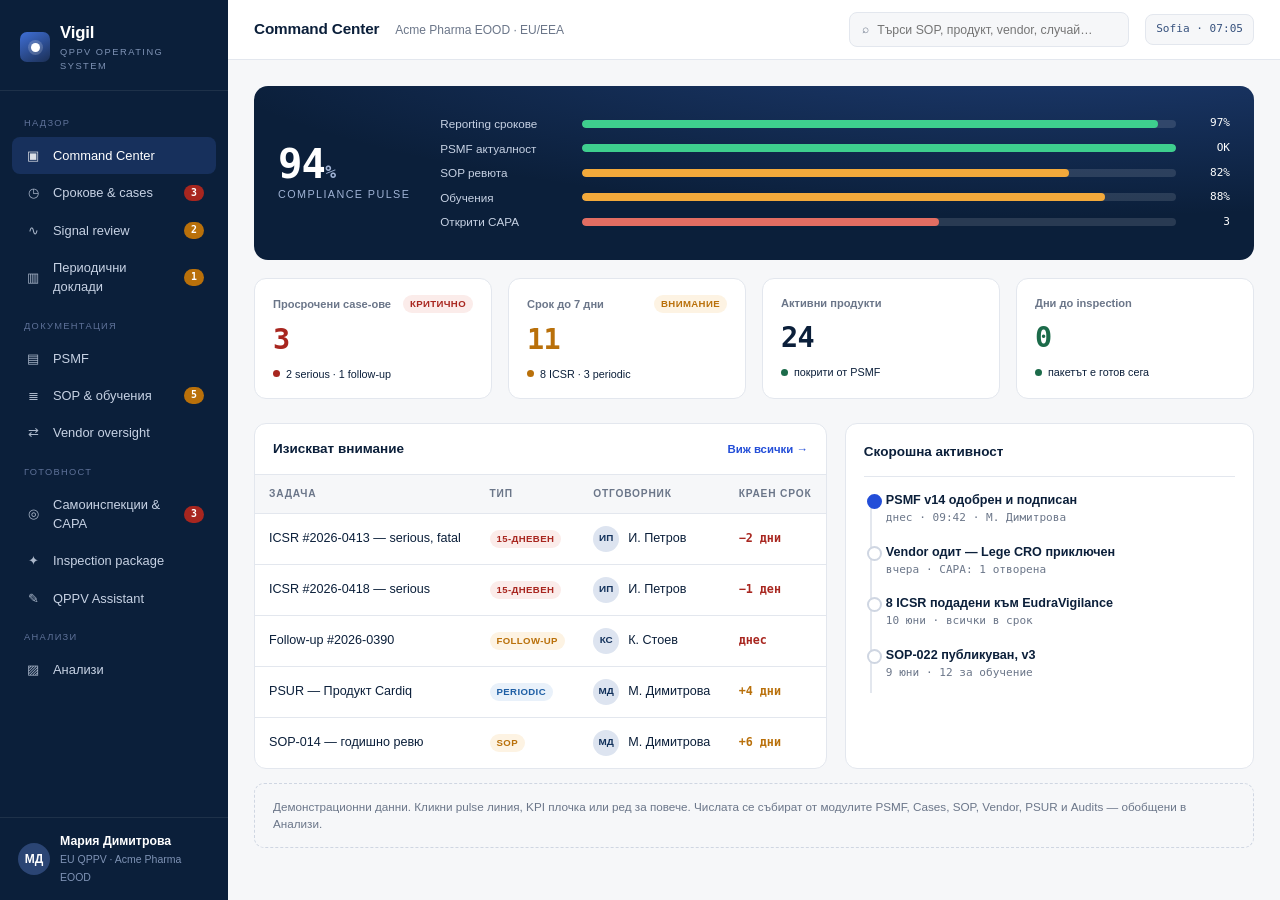
<file: index.html>
<!DOCTYPE html>
<html lang="bg">
<head>
<meta charset="UTF-8">
<meta name="viewport" content="width=device-width, initial-scale=1.0">
<title>Vigil · Command Center</title>
<link rel="stylesheet" href="assets/css/app.css">
</head>
<body>
<script src="assets/data/demo-data.js"></script>
<script src="assets/js/ui.js"></script>
<script src="assets/js/app.js"></script>
<script>
(function(){
  var c = Vigil.mount("index");
  var D = Vigil.data, H = Vigil.helpers;

  var pulseBars = D.pulse.lines.map(function(l,i){
    return '<div class="barline" data-i="'+i+'" style="cursor:pointer"><span class="t">'+l.t+'</span>'+
      '<span class="track"><i class="seg-'+l.seg+'" style="width:'+l.w+'%"></i></span>'+
      '<span class="v">'+l.v+'</span></div>';
  }).join("");

  var kpiTargets=["#","cases.html","psmf.html","inspection.html"];
  var kpis = D.kpis.map(function(k,i){
    var tag = k.tag ? '<span class="tag-mini '+k.tag.cls+'">'+k.tag.txt+'</span>' : '';
    return '<a class="kpi" href="'+kpiTargets[i]+'" style="cursor:pointer;display:block"><div class="k-top"><span class="k-lbl">'+k.lbl+'</span>'+tag+'</div>'+
      '<div class="k-num" style="color:'+(k.color||'')+'">'+k.num+'</div>'+
      '<div class="k-foot"><span class="dot '+k.dot+'"></span>'+k.foot+'</div></a>';
  }).join("");

  var attn = D.attention.map(function(r,i){
    return '<tr class="clickable" data-i="'+i+'"><td>'+r.task+'</td><td>'+H.tag(r.type)+'</td>'+
      '<td>'+H.whoCell(r.who,r.whoName)+'</td><td>'+H.due(r.due)+'</td></tr>';
  }).join("");

  var act = D.activity.map(function(a){
    return '<div class="ti'+(a.act?' act':'')+'"><div class="tt">'+a.tt+'</div><div class="td">'+a.td+'</div></div>';
  }).join("");

  c.innerHTML =
    '<div class="pulse"><div class="inner">'+
      '<div class="score"><div class="n">'+D.pulse.score+'<span style="font-size:1.2rem;color:#9fb2d4">%</span></div>'+
      '<div class="lbl">Compliance pulse</div></div>'+
      '<div class="bars">'+pulseBars+'</div>'+
    '</div></div>'+
    '<div class="kpis">'+kpis+'</div>'+
    '<div class="grid-2" style="margin-top:24px">'+
      '<div class="card"><div class="card-h"><h3>Изискват внимание</h3><div class="spacer"></div>'+
        '<a class="link" href="cases.html">Виж всички →</a></div>'+
        '<table class="tbl"><thead><tr><th>Задача</th><th>Тип</th><th>Отговорник</th><th>Краен срок</th></tr></thead>'+
        '<tbody id="attnbody">'+attn+'</tbody></table></div>'+
      '<div class="card pad"><div class="card-h" style="padding:0 0 14px;border-bottom:1px solid var(--line)">'+
        '<h3>Скорошна активност</h3></div>'+
        '<div class="timeline" style="margin-top:14px">'+act+'</div></div>'+
    '</div>'+
    '<div class="empty-note">Демонстрационни данни. Кликни pulse линия, KPI плочка или ред за повече. Числата се събират от модулите PSMF, Cases, SOP, Vendor, PSUR и Audits — обобщени в Анализи.</div>';

  document.querySelectorAll(".pulse .barline").forEach(function(b){
    b.addEventListener("click",function(){
      var l=D.pulse.lines[+b.dataset.i];
      UI.toast(l.t, "Текущо състояние: "+l.v, l.seg==="green"?"ok":(l.seg==="red"?"warn":"info"));
    });
  });
  document.querySelectorAll("#attnbody tr.clickable").forEach(function(tr){
    tr.addEventListener("click",function(){
      var r=D.attention[+tr.dataset.i];
      UI.modal({ title:"Задача", body:
        '<p style="font-size:.9rem;margin-bottom:12px"><b>'+r.task+'</b></p>'+
        '<div class="field"><label>Тип</label><div>'+H.tag(r.type)+'</div></div>'+
        '<div class="field"><label>Отговорник</label>'+H.whoCell(r.who,r.whoName)+'</div>'+
        '<div class="field"><label>Краен срок</label><div>'+H.due(r.due)+'</div></div>',
        actions:[{label:"Затвори"},{label:"Отвори в cases",kind:"primary",onClick:function(close){close();location.href="cases.html";}}]
      });
    });
  });
})();
</script>
</body>
</html>
</file>
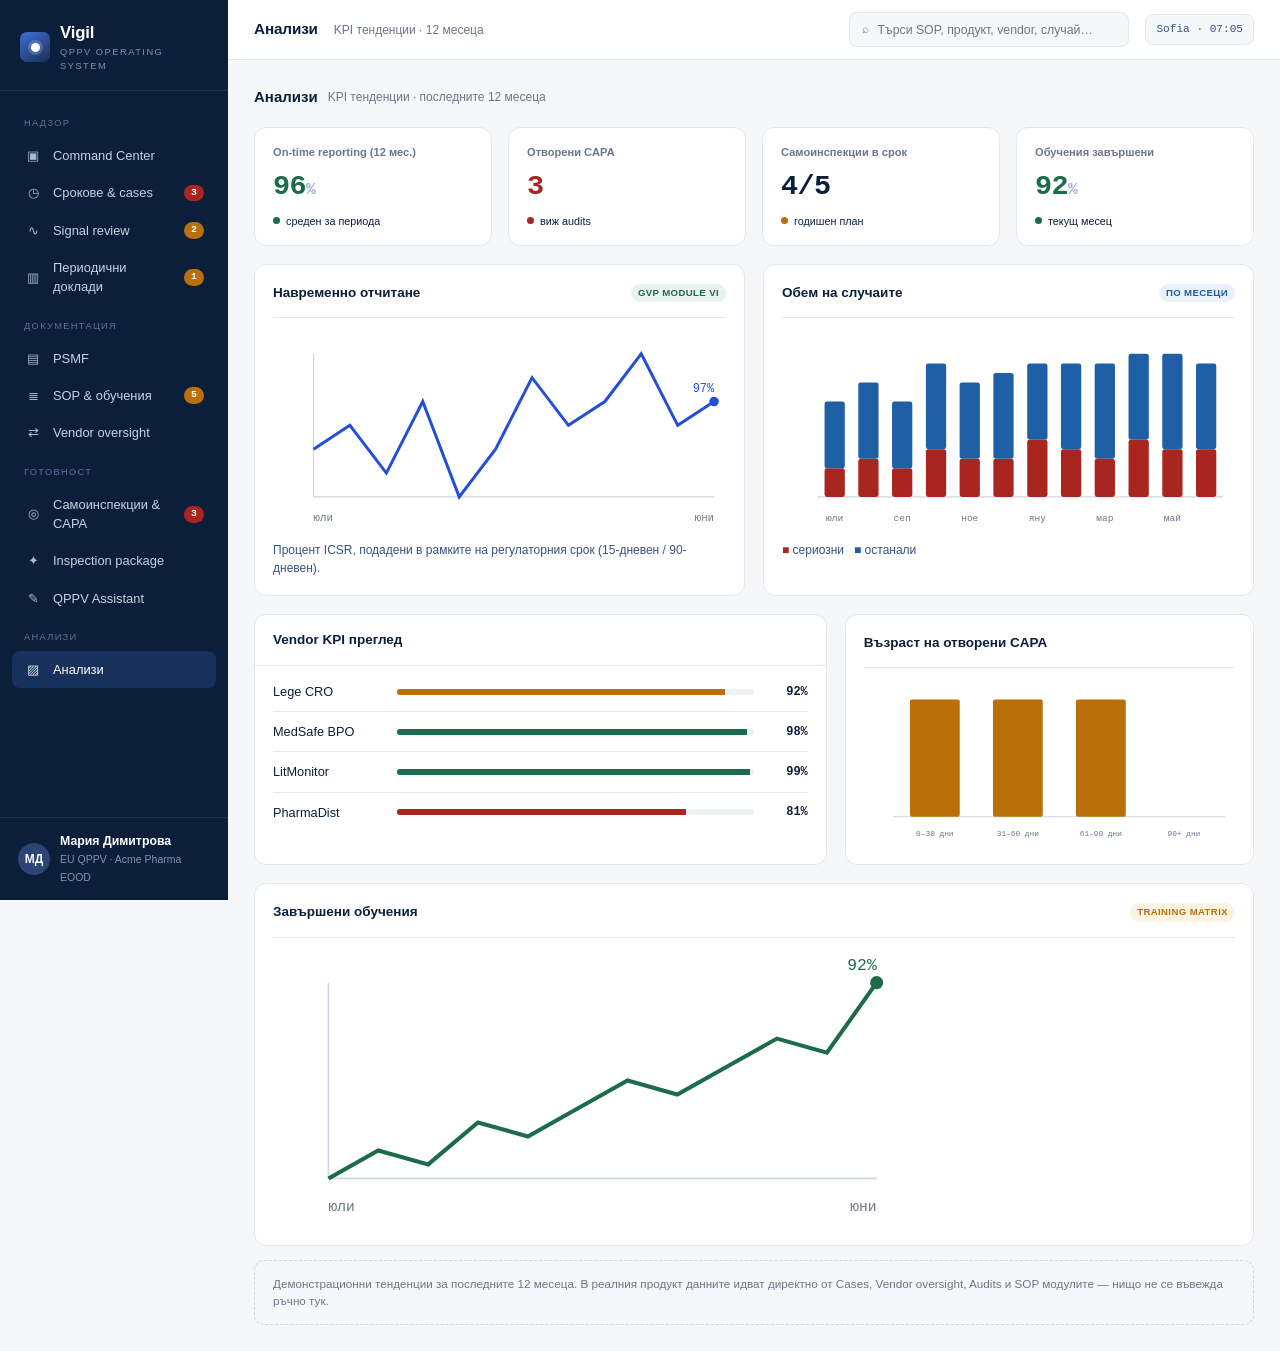
<file: analytics.html>
<!DOCTYPE html>
<html lang="bg">
<head>
<meta charset="UTF-8">
<meta name="viewport" content="width=device-width, initial-scale=1.0">
<title>Vigil · Анализи</title>
<link rel="stylesheet" href="assets/css/app.css">
</head>
<body>
<script src="assets/data/demo-data.js"></script>
<script src="assets/js/ui.js"></script>
<script src="assets/js/app.js"></script>
<script>
(function(){
  var c = Vigil.mount("analytics");
  var D = Vigil.data, A = D.analytics;

  var avgTimeliness = Math.round(A.timeliness.reduce(function(s,v){return s+v;},0)/A.timeliness.length);
  var openCapa = D.capaRegister.filter(function(x){ return x.status.cls!=="t-green"; }).length;
  var onTrackInsp = D.selfInspections.filter(function(x){ return x.next.cls!=="over"; }).length;
  var lastTraining = A.trainingCompletion[A.trainingCompletion.length-1];

  var kpis =
    '<div class="kpis">'+
      '<div class="kpi"><div class="k-top"><span class="k-lbl">On-time reporting (12 мес.)</span></div>'+
        '<div class="k-num" style="color:var(--green)">'+avgTimeliness+'<span style="font-size:1.1rem;color:#9fb2d4">%</span></div>'+
        '<div class="k-foot"><span class="dot g"></span>среден за периода</div></div>'+
      '<div class="kpi"><div class="k-top"><span class="k-lbl">Отворени CAPA</span></div>'+
        '<div class="k-num" style="color:var(--red)">'+openCapa+'</div>'+
        '<div class="k-foot"><span class="dot r"></span>виж audits</div></div>'+
      '<div class="kpi"><div class="k-top"><span class="k-lbl">Самоинспекции в срок</span></div>'+
        '<div class="k-num">'+onTrackInsp+'/'+D.selfInspections.length+'</div>'+
        '<div class="k-foot"><span class="dot '+(onTrackInsp===D.selfInspections.length?'g':'a')+'"></span>годишен план</div></div>'+
      '<div class="kpi"><div class="k-top"><span class="k-lbl">Обучения завършени</span></div>'+
        '<div class="k-num" style="color:var(--green)">'+lastTraining+'<span style="font-size:1.1rem;color:#9fb2d4">%</span></div>'+
        '<div class="k-foot"><span class="dot g"></span>текущ месец</div></div>'+
    '</div>';

  var timelinessChart = UI.sparkline({
    values: A.timeliness, color: "#234ed8", suffix: "%",
    labelLeft: A.months[0], labelRight: A.months[A.months.length-1],
    aria: "Тенденция на навременно отчитане"
  });

  var caseVolumeChart = UI.barsChart({
    categories: A.months,
    series: [
      { name: "сериозни", color: "#a8261f", values: A.caseVolume.serious },
      { name: "останали",  color: "#1f5fa5", values: A.caseVolume.nonSerious }
    ],
    aria: "Обем на случаите по месеци"
  });

  var capaAgingChart = UI.barsChart({
    categories: A.capaAging.map(function(b){ return b.label; }),
    series: [{ name: "CAPA", color: "#b9700a", values: A.capaAging.map(function(b){ return b.n; }) }],
    aria: "Възраст на отворените CAPA"
  });

  var trainingChart = UI.sparkline({
    values: A.trainingCompletion, color: "#1c6b4a", suffix: "%",
    labelLeft: A.months[0], labelRight: A.months[A.months.length-1],
    aria: "Тенденция на завършени обучения"
  });

  var vendorRows = D.vendors.map(function(v){
    var pct = parseInt(v.kpi.txt, 10) || 0;
    var cls = pct>=95 ? "" : (pct>=85 ? "part" : "bad");
    return '<div class="kpi-row"><span class="nm">'+v.name+'</span>'+
      '<span class="mini-track"><i class="'+cls+'" style="width:'+pct+'%"></i></span>'+
      '<span class="val">'+pct+'%</span></div>';
  }).join("");

  c.innerHTML =
    '<div class="section-h"><h2>Анализи</h2><span class="sub">KPI тенденции · последните 12 месеца</span></div>'+
    kpis+
    '<div class="grid-2-even" style="margin-top:18px">'+
      '<div class="card pad"><div class="card-h" style="padding:0 0 14px;border-bottom:1px solid var(--line)">'+
        '<h3>Навременно отчитане</h3><div class="spacer"></div><span class="tag-mini t-green">GVP Module VI</span></div>'+
        '<div style="margin-top:12px">'+timelinessChart+'</div>'+
        '<p style="font-size:.8rem;color:var(--ink-soft);margin-top:8px">Процент ICSR, подадени в рамките на регулаторния срок (15-дневен / 90-дневен).</p>'+
      '</div>'+
      '<div class="card pad"><div class="card-h" style="padding:0 0 14px;border-bottom:1px solid var(--line)">'+
        '<h3>Обем на случаите</h3><div class="spacer"></div><span class="tag-mini t-blue">по месеци</span></div>'+
        '<div style="margin-top:12px">'+caseVolumeChart+'</div>'+
        '<p style="font-size:.8rem;color:var(--ink-soft);margin-top:8px"><span style="color:#a8261f">■</span> сериозни &nbsp; <span style="color:#1f5fa5">■</span> останали</p>'+
      '</div>'+
    '</div>'+
    '<div class="grid-2" style="margin-top:18px">'+
      '<div class="card"><div class="card-h"><h3>Vendor KPI преглед</h3></div>'+
        '<div class="pad" style="padding-top:6px">'+vendorRows+'</div></div>'+
      '<div class="card pad"><div class="card-h" style="padding:0 0 14px;border-bottom:1px solid var(--line)">'+
        '<h3>Възраст на отворени CAPA</h3></div>'+
        '<div style="margin-top:12px">'+capaAgingChart+'</div>'+
      '</div>'+
    '</div>'+
    '<div class="card pad" style="margin-top:18px"><div class="card-h" style="padding:0 0 14px;border-bottom:1px solid var(--line)">'+
      '<h3>Завършени обучения</h3><div class="spacer"></div><span class="tag-mini t-amber">training matrix</span></div>'+
      '<div style="margin-top:12px;max-width:620px">'+trainingChart+'</div>'+
    '</div>'+
    '<div class="empty-note">Демонстрационни тенденции за последните 12 месеца. В реалния продукт данните идват директно от Cases, Vendor oversight, Audits и SOP модулите — нищо не се въвежда ръчно тук.</div>';
})();
</script>
</body>
</html>
</file>
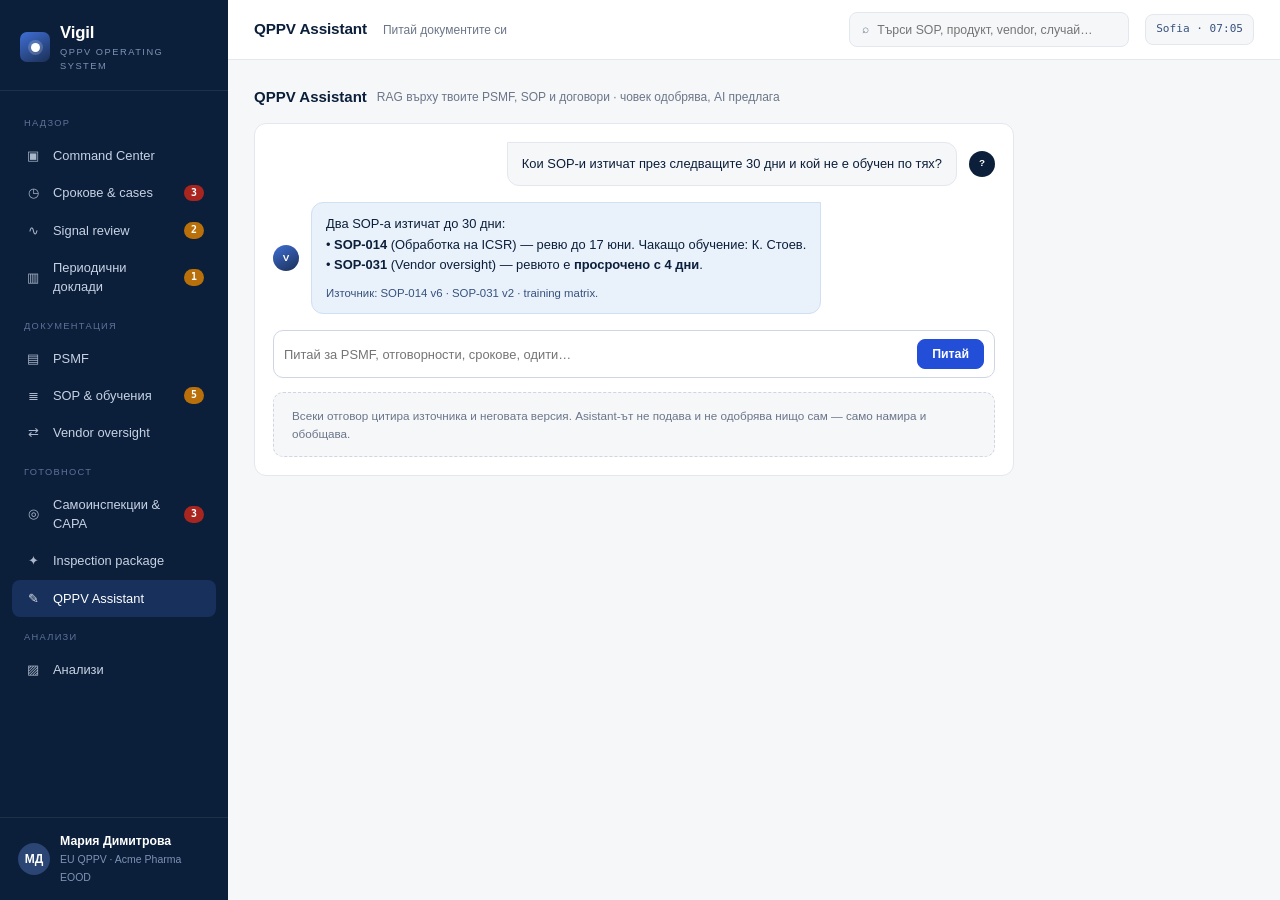
<file: assistant.html>
<!DOCTYPE html>
<html lang="bg">
<head>
<meta charset="UTF-8">
<meta name="viewport" content="width=device-width, initial-scale=1.0">
<title>Vigil · QPPV Assistant</title>
<link rel="stylesheet" href="assets/css/app.css">
</head>
<body>
<script src="assets/data/demo-data.js"></script>
<script src="assets/js/ui.js"></script>
<script src="assets/js/app.js"></script>
<script>
(function(){
  var c = Vigil.mount("assistant");

  c.innerHTML =
    '<div class="section-h"><h2>QPPV Assistant</h2>'+
      '<span class="sub">RAG върху твоите PSMF, SOP и договори · човек одобрява, AI предлага</span></div>'+
    '<div class="card pad" style="max-width:760px">'+
      '<div id="thread">'+
        '<div class="chat-row me"><div class="who-cell"><span class="av" style="background:var(--ink);color:#fff">?</span></div>'+
          '<div class="bubble q">Кои SOP-и изтичат през следващите 30 дни и кой не е обучен по тях?</div></div>'+
        '<div class="chat-row"><div class="who-cell"><span class="av" style="background:linear-gradient(150deg,#3f6fd6,#1b2f55);color:#fff">V</span></div>'+
          '<div class="bubble a">Два SOP-а изтичат до 30 дни:<br>'+
          '• <b>SOP-014</b> (Обработка на ICSR) — ревю до 17 юни. Чакащо обучение: К. Стоев.<br>'+
          '• <b>SOP-031</b> (Vendor oversight) — ревюто е <b>просрочено с 4 дни</b>.'+
          '<span style="display:block;margin-top:8px;font-size:.76rem;color:var(--ink-soft)">Източник: SOP-014 v6 · SOP-031 v2 · training matrix.</span></div></div>'+
      '</div>'+
      '<div class="chat-input"><input id="q" placeholder="Питай за PSMF, отговорности, срокове, одити…" aria-label="Въпрос">'+
        '<button class="btn primary" style="padding:7px 14px" id="ask">Питай</button></div>'+
      '<div class="empty-note">Всеки отговор цитира източника и неговата версия. Asistant-ът не подава и не одобрява нищо сам — само намира и обобщава.</div>'+
    '</div>';

  // Лека демо-логика: разпознава няколко ключови думи от демо-данните.
  var D = Vigil.data;
  function answer(q){
    q = q.toLowerCase();
    if(/vendor|одит|cro|подизпълнител/.test(q)){
      var bad = D.vendors.filter(function(v){return /отворен/.test(v.capa.txt) || v.status.txt==="одит дължим";});
      return bad.map(function(v){return "• <b>"+v.name+"</b> — "+v.capa.txt+", статус: "+v.status.txt+".";}).join("<br>")
        +'<span style="display:block;margin-top:8px;font-size:.76rem;color:var(--ink-soft)">Източник: Vendor oversight.</span>';
    }
    if(/просрочен|overdue|срок|case/.test(q)){
      var over = D.cases.filter(function(r){return r.status.txt==="просрочен" || r.due.cls==="over";});
      return "Просрочени/критични днес: <b>"+over.length+"</b>.<br>"+
        over.map(function(r){return "• "+r.id+" ("+r.sev.txt+") — "+r.due.txt;}).join("<br>")
        +'<span style="display:block;margin-top:8px;font-size:.76rem;color:var(--ink-soft)">Източник: Срокове & cases.</span>';
    }
    if(/qppv|отговор|кой/.test(q)){
      return "QPPV: <b>"+D.qppv.name+"</b> ("+D.qppv.role+"), deputy: "+D.qppv.deputy+
        ". Достъпен 24/7 като контакт за регулаторните органи."+
        '<span style="display:block;margin-top:8px;font-size:.76rem;color:var(--ink-soft)">Източник: PSMF анекс A.</span>';
    }
    return "Това е демо. В реалния продукт отговорът идва от RAG върху твоите документи, с цитат и версия. Опитай с vendor, просрочени или кой е QPPV.";
  }

  var thread = document.getElementById("thread");
  var input = document.getElementById("q");
  function send(){
    var v = input.value.trim(); if(!v) return;
    thread.insertAdjacentHTML("beforeend",
      '<div class="chat-row me"><div class="who-cell"><span class="av" style="background:var(--ink);color:#fff">?</span></div>'+
      '<div class="bubble q">'+v.replace(/</g,"&lt;")+'</div></div>');
    thread.insertAdjacentHTML("beforeend",
      '<div class="chat-row"><div class="who-cell"><span class="av" style="background:linear-gradient(150deg,#3f6fd6,#1b2f55);color:#fff">V</span></div>'+
      '<div class="bubble a">'+answer(v)+'</div></div>');
    input.value=""; input.focus();
    thread.scrollIntoView({block:"end"});
  }
  document.getElementById("ask").addEventListener("click",send);
  input.addEventListener("keydown",function(e){if(e.key==="Enter")send();});
})();
</script>
</body>
</html>
</file>
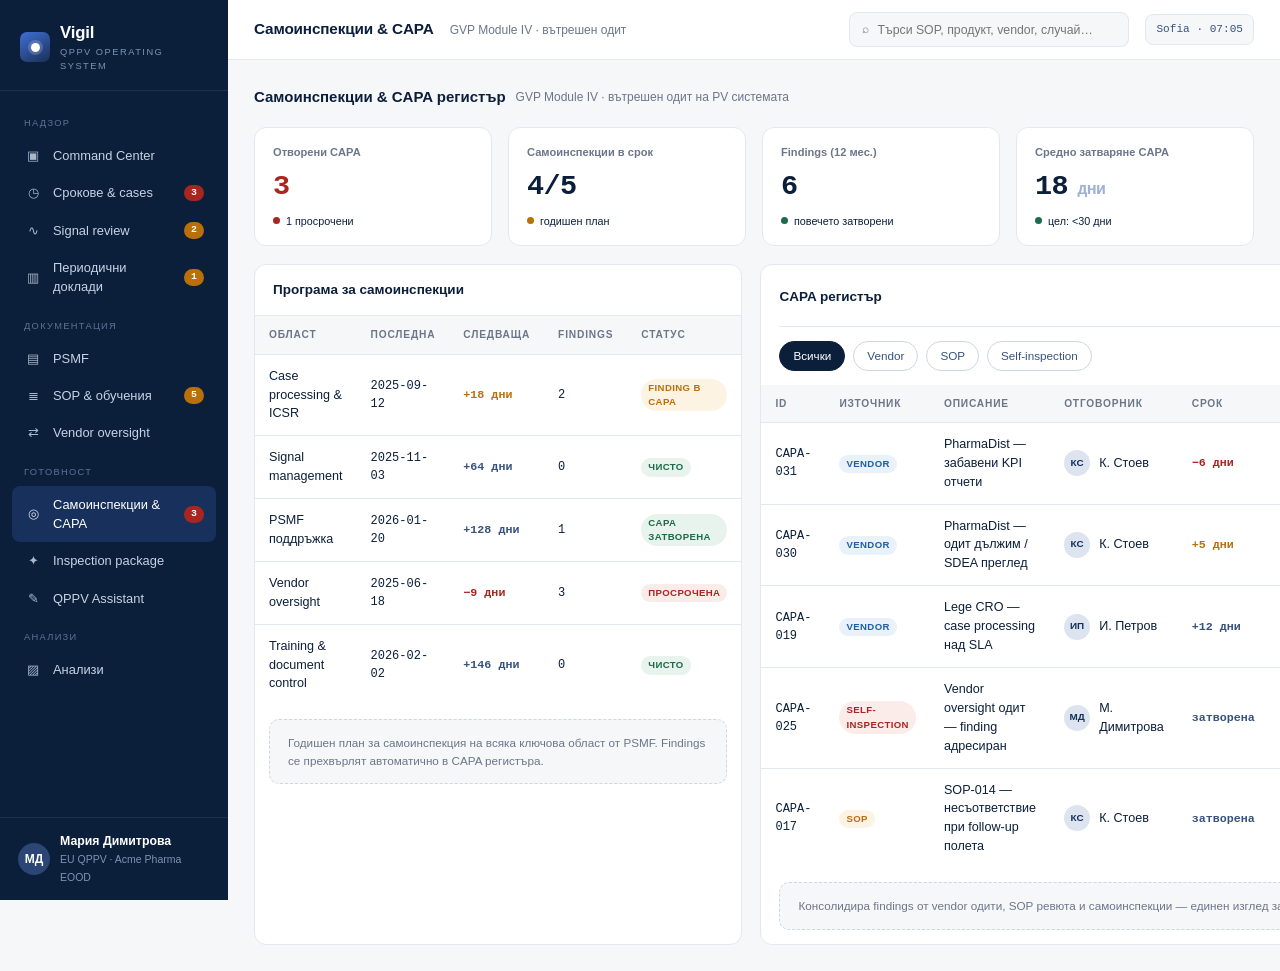
<file: audits.html>
<!DOCTYPE html>
<html lang="bg">
<head>
<meta charset="UTF-8">
<meta name="viewport" content="width=device-width, initial-scale=1.0">
<title>Vigil · Самоинспекции & CAPA</title>
<link rel="stylesheet" href="assets/css/app.css">
</head>
<body>
<script src="assets/data/demo-data.js"></script>
<script src="assets/js/ui.js"></script>
<script src="assets/js/app.js"></script>
<script>
(function(){
  var c = Vigil.mount("audits");
  var D = Vigil.data, H = Vigil.helpers;

  var insp = D.selfInspections.map(function(a){ return Object.assign({}, a); });
  var capa = D.capaRegister.map(function(a){ return Object.assign({}, a); });
  var capaFilter = "all";

  function isOpen(a){ return a.status.cls !== "t-green"; }
  function kpis(){
    var open = capa.filter(isOpen);
    var overdue = open.filter(function(a){ return a.due.cls==="over"; });
    var onTrack = insp.filter(function(a){ return a.next.cls!=="over"; }).length;
    var findings = insp.reduce(function(s,a){ return s+a.findings; }, 0);
    return '<div class="kpis">'+
      '<div class="kpi"><div class="k-top"><span class="k-lbl">Отворени CAPA</span></div>'+
        '<div class="k-num" style="color:'+(overdue.length?'var(--red)':'')+'">'+open.length+'</div>'+
        '<div class="k-foot"><span class="dot '+(overdue.length?'r':'g')+'"></span>'+overdue.length+' просрочени</div></div>'+
      '<div class="kpi"><div class="k-top"><span class="k-lbl">Самоинспекции в срок</span></div>'+
        '<div class="k-num">'+onTrack+'/'+insp.length+'</div>'+
        '<div class="k-foot"><span class="dot '+(onTrack===insp.length?'g':'a')+'"></span>годишен план</div></div>'+
      '<div class="kpi"><div class="k-top"><span class="k-lbl">Findings (12 мес.)</span></div>'+
        '<div class="k-num">'+findings+'</div>'+
        '<div class="k-foot"><span class="dot g"></span>повечето затворени</div></div>'+
      '<div class="kpi"><div class="k-top"><span class="k-lbl">Средно затваряне CAPA</span></div>'+
        '<div class="k-num">18<span style="font-size:1.1rem;color:#9fb2d4"> дни</span></div>'+
        '<div class="k-foot"><span class="dot g"></span>цел: &lt;30 дни</div></div>'+
    '</div>';
  }

  function renderInsp(){
    document.getElementById("inspbody").innerHTML = insp.map(function(a,i){
      return '<tr class="clickable" data-i="'+i+'"><td>'+a.area+'</td><td class="mono">'+a.last+'</td>'+
        '<td>'+H.due(a.next)+'</td><td class="mono">'+a.findings+'</td><td>'+H.tag(a.status)+'</td></tr>';
    }).join("");
    document.querySelectorAll("#inspbody tr.clickable").forEach(function(tr){
      tr.addEventListener("click",function(){ openInsp(insp[+tr.dataset.i]); });
    });
  }

  function matchesCapa(a){
    if(capaFilter==="all") return true;
    if(capaFilter==="vendor") return a.src.txt==="Vendor";
    if(capaFilter==="sop") return a.src.txt==="SOP";
    if(capaFilter==="self") return a.src.txt==="Self-inspection";
    return true;
  }
  function renderCapa(){
    var body = capa.map(function(a,i){
      if(!matchesCapa(a)) return "";
      return '<tr class="clickable" data-i="'+i+'"><td class="mono">'+a.id+'</td><td>'+H.tag(a.src)+'</td><td>'+a.desc+'</td>'+
        '<td>'+H.whoCell(a.owner,a.ownerName)+'</td><td>'+H.due(a.due)+'</td><td>'+H.tag(a.sev)+'</td><td>'+H.tag(a.status)+'</td></tr>';
    }).join("");
    if(!body) body = '<tr><td colspan="7" style="color:var(--muted);text-align:center;padding:24px">Няма CAPA по този филтър.</td></tr>';
    document.getElementById("capabody").innerHTML = body;
    document.querySelectorAll("#capabody tr.clickable").forEach(function(tr){
      tr.addEventListener("click",function(){ openCapa(capa[+tr.dataset.i]); });
    });
    document.getElementById("kpiWrap").innerHTML = kpis();
  }
  function capaChips(){
    var defs=[["all","Всички"],["vendor","Vendor"],["sop","SOP"],["self","Self-inspection"]];
    return '<div class="chips" id="capachips">'+defs.map(function(d){
      return '<span class="chip'+(capaFilter===d[0]?" on":"")+'" data-f="'+d[0]+'">'+d[1]+'</span>';
    }).join("")+'</div>';
  }

  c.innerHTML =
    '<div class="section-h"><h2>Самоинспекции & CAPA регистър</h2><span class="sub">GVP Module IV · вътрешен одит на PV системата</span></div>'+
    '<div id="kpiWrap"></div>'+
    '<div class="grid-2" style="margin-top:18px">'+
      '<div class="card"><div class="card-h"><h3>Програма за самоинспекции</h3></div>'+
        '<table class="tbl"><thead><tr><th>Област</th><th>Последна</th><th>Следваща</th><th>Findings</th><th>Статус</th></tr></thead>'+
        '<tbody id="inspbody"></tbody></table>'+
        '<div class="empty-note" style="margin:14px">Годишен план за самоинспекция на всяка ключова област от PSMF. Findings се прехвърлят автоматично в CAPA регистъра.</div>'+
      '</div>'+
      '<div class="card pad" style="padding-bottom:0">'+
        '<div class="card-h" style="padding:0 0 14px;border-bottom:1px solid var(--line)"><h3>CAPA регистър</h3><div class="spacer"></div>'+
        '<button class="btn primary" id="btnNewCapa" style="padding:7px 12px;font-size:.78rem">+ Нова CAPA</button></div>'+
        '<div style="padding-top:14px">'+capaChips()+'</div>'+
        '<div style="margin:0 -18px"><table class="tbl">'+
          '<thead><tr><th>ID</th><th>Източник</th><th>Описание</th><th>Отговорник</th><th>Срок</th><th>Тежест</th><th>Статус</th></tr></thead>'+
          '<tbody id="capabody"></tbody></table></div>'+
        '<div class="empty-note" style="margin:14px 0">Консолидира findings от vendor одити, SOP ревюта и самоинспекции — единен изглед за inspection package.</div>'+
      '</div>'+
    '</div>';

  c.querySelectorAll(".chip").forEach(function(ch){
    ch.addEventListener("click",function(){ capaFilter=ch.dataset.f; c.querySelectorAll("#capachips .chip").forEach(function(x){x.classList.toggle("on",x.dataset.f===capaFilter);}); renderCapa(); });
  });

  document.getElementById("btnNewCapa").addEventListener("click",function(){
    UI.modal({ title:"Нова CAPA",
      body:'<div class="field"><label>Описание</label><input id="c-desc" placeholder="напр. Закъснение в follow-up обработка"></div>'+
        '<div class="field-row">'+
          '<div class="field"><label>Източник</label><select id="c-src"><option>Vendor</option><option>SOP</option><option>Self-inspection</option></select></div>'+
          '<div class="field"><label>Тежест</label><select id="c-sev"><option value="minor">minor</option><option value="major">major</option></select></div>'+
        '</div>'+
        '<div class="field-row">'+
          '<div class="field"><label>Отговорник</label><select id="c-owner"><option value="ИП|И. Петров">И. Петров</option><option value="КС|К. Стоев">К. Стоев</option><option value="МД|М. Димитрова">М. Димитрова</option></select></div>'+
          '<div class="field"><label>Дни до срок</label><input id="c-days" type="number" value="30"></div>'+
        '</div>',
      actions:[{label:"Отказ"},{label:"Създай",kind:"primary",onClick:function(close){
        var desc=document.getElementById("c-desc").value||"Без описание";
        var srcTxt=document.getElementById("c-src").value;
        var srcCls = srcTxt==="Vendor"?"t-blue":(srcTxt==="SOP"?"t-amber":"t-red");
        var sevVal=document.getElementById("c-sev").value;
        var owner=document.getElementById("c-owner").value.split("|");
        var days=parseInt(document.getElementById("c-days").value,10); if(isNaN(days))days=30;
        var dueCls = days<0?"over":(days<=7?"soon":"ok");
        var dueTxt = days<0?days+" дни":(days===0?"днес":"+"+days+" дни");
        var id="CAPA-0"+(32+(capa.length-5));
        capa.unshift({ id:id, src:{cls:srcCls,txt:srcTxt}, desc:desc, owner:owner[0], ownerName:owner[1],
          due:{cls:dueCls,txt:dueTxt}, sev:{cls:sevVal==="major"?"t-red":"t-amber",txt:sevVal}, status:{cls:"t-red",txt:"отворена"} });
        capaFilter="all"; c.querySelectorAll("#capachips .chip").forEach(function(x){x.classList.toggle("on",x.dataset.f==="all");});
        renderCapa(); close();
        UI.toast("CAPA създадена", id+" · "+srcTxt, "ok");
        UI.flashRow(document.querySelector('#capabody tr[data-i="0"]'));
      }}]
    });
  });

  function openInsp(a){
    UI.modal({ title:a.area,
      body:'<div class="field"><label>Последна самоинспекция</label><div class="mono">'+a.last+'</div></div>'+
        '<div class="field"><label>Следваща</label><div>'+H.due(a.next)+'</div></div>'+
        '<div class="field"><label>Findings</label><div class="mono">'+a.findings+'</div></div>'+
        '<div class="field"><label>Статус</label><div>'+H.tag(a.status)+'</div></div>',
      actions:[{label:"Затвори"},{label:"Маркирай завършена",kind:"primary",onClick:function(close){
        a.last=new Date().toISOString().slice(0,10); a.next={cls:"ok",txt:"+180 дни"}; a.findings=0; a.status={cls:"t-green",txt:"чисто"};
        renderInsp(); renderCapa(); close();
        UI.toast("Самоинспекция завършена", a.area+" · следваща +180 дни", "ok");
      }}]
    });
  }

  function openCapa(a){
    UI.drawer({ title:a.id,
      body:'<div class="field"><label>Източник</label><div>'+H.tag(a.src)+'</div></div>'+
        '<div class="field"><label>Описание</label><div style="font-size:.88rem">'+a.desc+'</div></div>'+
        '<div class="field"><label>Отговорник</label>'+H.whoCell(a.owner,a.ownerName)+'</div>'+
        '<div class="field"><label>Срок</label><div>'+H.due(a.due)+'</div></div>'+
        '<div class="field"><label>Тежест</label><div>'+H.tag(a.sev)+'</div></div>'+
        '<div class="field"><label>Статус</label><div>'+H.tag(a.status)+'</div></div>'+
        '<button class="btn primary" id="closeCapa" style="width:100%;margin-top:12px;justify-content:center">Затвори CAPA</button>',
      onMount:function(ov,close){
        ov.querySelector("#closeCapa").addEventListener("click",function(){
          a.status={cls:"t-green",txt:"затворена"}; a.due={cls:"ok",txt:"затворена"};
          renderCapa(); close();
          UI.toast("CAPA затворена", a.id+" · "+a.desc, "ok");
        });
      }
    });
  }

  renderInsp(); renderCapa();
})();
</script>
</body>
</html>
</file>
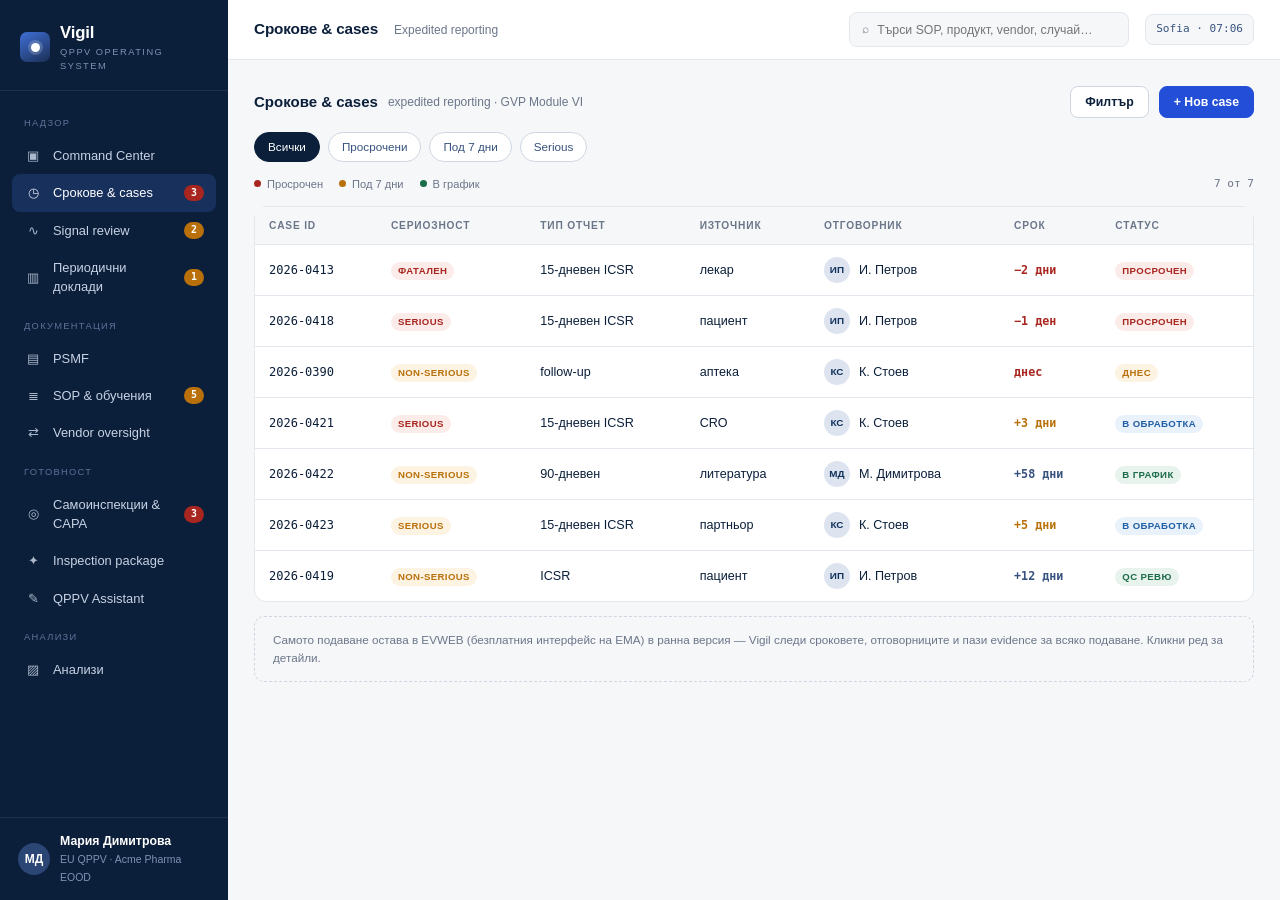
<file: cases.html>
<!DOCTYPE html>
<html lang="bg">
<head>
<meta charset="UTF-8">
<meta name="viewport" content="width=device-width, initial-scale=1.0">
<title>Vigil · Срокове & cases</title>
<link rel="stylesheet" href="assets/css/app.css">
</head>
<body>
<script src="assets/data/demo-data.js"></script>
<script src="assets/js/ui.js"></script>
<script src="assets/js/app.js"></script>
<script>
(function(){
  var c = Vigil.mount("cases");
  var D = Vigil.data, H = Vigil.helpers;

  var rows = D.cases.map(function(r){ return Object.assign({}, r); });
  var filter = "all";

  function matches(r){
    if(filter==="all") return true;
    if(filter==="over") return r.due.cls==="over";
    if(filter==="soon") return r.due.cls==="soon";
    if(filter==="serious") return /serious|фатален/.test(r.sev.txt);
    return true;
  }
  function rowHtml(r,idx){
    return '<tr class="clickable" data-i="'+idx+'"><td class="mono">'+r.id+'</td><td>'+H.tag(r.sev)+'</td><td>'+r.rep+'</td>'+
      '<td>'+r.src+'</td><td>'+H.whoCell(r.who,r.whoName)+'</td><td>'+H.due(r.due)+'</td><td>'+H.tag(r.status)+'</td></tr>';
  }
  function render(){
    var body = rows.map(function(r,i){ return matches(r)?rowHtml(r,i):""; }).join("");
    if(!body) body = '<tr><td colspan="7" style="color:var(--muted);text-align:center;padding:24px">Няма case-ове по този филтър.</td></tr>';
    document.getElementById("casebody").innerHTML = body;
    document.querySelectorAll("#casebody tr.clickable").forEach(function(tr){
      tr.addEventListener("click",function(){ openDetail(rows[+tr.dataset.i]); });
    });
    document.getElementById("count").textContent = rows.filter(matches).length + " от " + rows.length;
  }
  function chips(){
    var defs=[["all","Всички"],["over","Просрочени"],["soon","Под 7 дни"],["serious","Serious"]];
    return '<div class="chips" id="chips">'+defs.map(function(d){
      return '<span class="chip'+(filter===d[0]?" on":"")+'" data-f="'+d[0]+'">'+d[1]+'</span>';
    }).join("")+'</div>';
  }

  c.innerHTML =
    '<div class="section-h"><h2>Срокове & cases</h2><span class="sub">expedited reporting · GVP Module VI</span>'+
      '<div class="spacer"></div><button class="btn" id="btnFilter">Филтър</button><button class="btn primary" id="btnNew">+ Нов case</button></div>'+
    chips()+
    '<div class="legend">'+
      '<span><span class="dot r"></span>Просрочен</span>'+
      '<span><span class="dot a"></span>Под 7 дни</span>'+
      '<span><span class="dot g"></span>В график</span>'+
      '<span style="margin-left:auto;font-family:var(--mono)" id="count"></span>'+
    '</div>'+
    '<div class="card" style="margin-top:14px"><table class="tbl">'+
      '<thead><tr><th>Case ID</th><th>Сериозност</th><th>Тип отчет</th><th>Източник</th><th>Отговорник</th><th>Срок</th><th>Статус</th></tr></thead>'+
      '<tbody id="casebody"></tbody></table></div>'+
    '<div class="empty-note">Самото подаване остава в EVWEB (безплатния интерфейс на EMA) в ранна версия — Vigil следи сроковете, отговорниците и пази evidence за всяко подаване. Кликни ред за детайли.</div>';

  c.querySelectorAll(".chip").forEach(function(ch){
    ch.addEventListener("click",function(){ filter=ch.dataset.f; c.querySelectorAll(".chip").forEach(function(x){x.classList.toggle("on",x.dataset.f===filter);}); render(); });
  });
  document.getElementById("btnFilter").addEventListener("click",function(){
    var ch=document.getElementById("chips"); ch.style.transition="background .2s"; ch.style.background="var(--blue-bg)";
    setTimeout(function(){ch.style.background="";},500);
    UI.toast("Филтри","Избери чип за бързо филтриране","info");
  });
  document.getElementById("btnNew").addEventListener("click",function(){
    UI.modal({
      title:"Нов case",
      body:
        '<div class="field"><label>Сериозност</label><select id="f-sev">'+
          '<option value="serious">serious</option><option value="фатален">фатален</option><option value="non-serious">non-serious</option></select></div>'+
        '<div class="field"><label>Тип отчет</label><select id="f-rep">'+
          '<option>15-дневен ICSR</option><option>follow-up</option><option>90-дневен</option><option>ICSR</option></select></div>'+
        '<div class="field-row">'+
          '<div class="field"><label>Източник</label><select id="f-src"><option>пациент</option><option>лекар</option><option>аптека</option><option>CRO</option><option>литература</option><option>партньор</option></select></div>'+
          '<div class="field"><label>Отговорник</label><select id="f-who"><option value="ИП|И. Петров">И. Петров</option><option value="КС|К. Стоев">К. Стоев</option><option value="МД|М. Димитрова">М. Димитрова</option></select></div>'+
        '</div>'+
        '<div class="field"><label>Дни до срок</label><input id="f-days" type="number" value="14"></div>',
      actions:[
        {label:"Отказ"},
        {label:"Създай case",kind:"primary",onClick:function(close){
          var sev=val("f-sev"), rep=val("f-rep"), src=val("f-src"), who=val("f-who").split("|"), days=parseInt(val("f-days"),10); if(isNaN(days))days=14;
          var id="2026-0"+(424+(rows.length-7));
          var dueCls = days<0?"over":(days<=7?"soon":"ok");
          var dueTxt = days<0?days+" дни":(days===0?"днес":"+"+days+" дни");
          var sevCls = /serious|фатален/.test(sev)?"t-red":"t-amber";
          rows.push({ id:id, sev:{cls:sevCls,txt:sev}, rep:rep, src:src, who:who[0], whoName:who[1],
            due:{cls:dueCls,txt:dueTxt}, status:{cls:"t-blue",txt:"нов"} });
          filter="all"; c.querySelectorAll(".chip").forEach(function(x){x.classList.toggle("on",x.dataset.f==="all");});
          render(); close();
          UI.toast("Case създаден", id+" · "+sev, "ok");
          UI.flashRow(document.querySelector('#casebody tr[data-i="'+(rows.length-1)+'"]'));
        }}
      ]
    });
  });
  function val(id){ return document.getElementById(id).value; }

  function openDetail(r){
    UI.drawer({
      title:"Case "+r.id,
      body:
        '<div class="field"><label>Сериозност</label><div>'+H.tag(r.sev)+'</div></div>'+
        '<div class="field"><label>Тип отчет</label><div style="font-size:.88rem">'+r.rep+'</div></div>'+
        '<div class="field"><label>Източник</label><div style="font-size:.88rem">'+r.src+'</div></div>'+
        '<div class="field"><label>Отговорник</label>'+H.whoCell(r.who,r.whoName)+'</div>'+
        '<div class="field"><label>Срок</label><div>'+H.due(r.due)+'</div></div>'+
        '<div class="field"><label>Статус</label><div>'+H.tag(r.status)+'</div></div>'+
        '<div style="display:flex;gap:10px;margin-top:18px">'+
          '<button class="btn primary" id="dSubmit" style="flex:1;justify-content:center">Маркирай подаден</button>'+
          '<button class="btn" id="dEvidence">Виж evidence</button>'+
        '</div>',
      onMount:function(ov,close){
        ov.querySelector("#dSubmit").addEventListener("click",function(){
          r.status={cls:"t-green",txt:"подаден"}; r.due={cls:"ok",txt:"завършен"};
          render(); close();
          UI.toast("Подаден към EudraVigilance", r.id+" · evidence записан", "ok");
        });
        ov.querySelector("#dEvidence").addEventListener("click",function(){
          UI.toast("Evidence", "ACK-"+r.id+" · "+new Date().toLocaleDateString("bg-BG"), "info");
        });
      }
    });
  }
  render();
})();
</script>
</body>
</html>
</file>
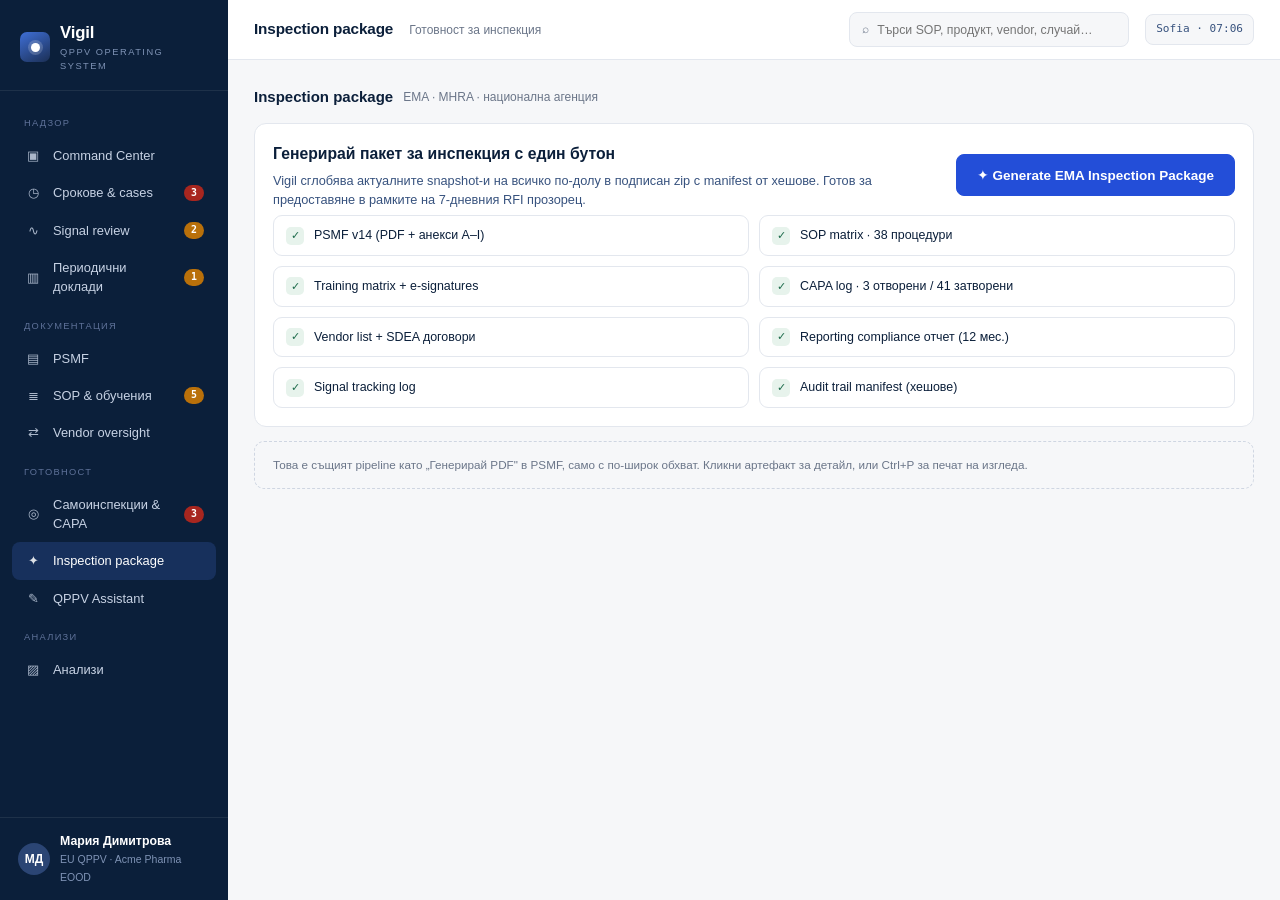
<file: inspection.html>
<!DOCTYPE html>
<html lang="bg">
<head>
<meta charset="UTF-8">
<meta name="viewport" content="width=device-width, initial-scale=1.0">
<title>Vigil · Inspection package</title>
<link rel="stylesheet" href="assets/css/app.css">
</head>
<body>
<script src="assets/data/demo-data.js"></script>
<script src="assets/js/ui.js"></script>
<script src="assets/js/app.js"></script>
<script>
(function(){
  var c = Vigil.mount("inspect");
  var D = Vigil.data;

  var items = D.inspectionPackage.map(function(t,i){
    return '<li class="clickable" data-i="'+i+'" style="cursor:pointer"><span class="chk">✓</span>'+t+'</li>';
  }).join("");

  c.innerHTML =
    '<div class="section-h"><h2>Inspection package</h2><span class="sub">EMA · MHRA · национална агенция</span></div>'+
    '<div class="card pad">'+
      '<div class="inspect-cta">'+
        '<div style="flex:1;min-width:240px">'+
          '<h3 style="font-size:1.05rem;margin-bottom:6px">Генерирай пакет за инспекция с един бутон</h3>'+
          '<p style="font-size:.85rem;color:var(--ink-soft)">Vigil сглобява актуалните snapshot-и на всичко по-долу в подписан zip с manifest от хешове. Готов за предоставяне в рамките на 7-дневния RFI прозорец.</p>'+
        '</div>'+
        '<button class="btn primary" id="btnGen" style="padding:12px 20px;font-size:.9rem">✦ Generate EMA Inspection Package</button>'+
      '</div>'+
      '<ul class="pkg-list" id="pkg">'+items+'</ul>'+
      '<div id="pkgOut"></div>'+
    '</div>'+
    '<div class="empty-note">Това е същият pipeline като „Генерирай PDF" в PSMF, само с по-широк обхват. Кликни артефакт за детайл, или Ctrl+P за печат на изгледа.</div>';

  document.getElementById("btnGen").addEventListener("click",function(){
    UI.generate({ title:"Генериране на inspection package",
      interval:480,
      steps:["Събиране на PSMF v14…","Експорт на SOP matrix…","Training evidence…","CAPA + vendor log…","Хеширане и manifest…","Подписване на zip…","Готово"],
      onDone:function(){
        var ts=new Date().toLocaleString("bg-BG");
        document.getElementById("pkgOut").innerHTML=
          '<div class="snap-result">Пакетът е готов · <b>vigil-inspection-'+new Date().toISOString().slice(0,10)+'.zip</b><br>'+
          '<span style="color:var(--ink-soft)">8 артефакта · manifest със SHA-256 · подписан '+ts+'</span></div>';
        UI.toast("Inspection package готов","8 артефакта · подписан zip","ok");
      }
    });
  });

  document.querySelectorAll("#pkg li.clickable").forEach(function(li){
    li.addEventListener("click",function(){
      UI.toast(D.inspectionPackage[+li.dataset.i], "Актуален snapshot · хеширан", "info");
    });
  });
})();
</script>
</body>
</html>
</file>
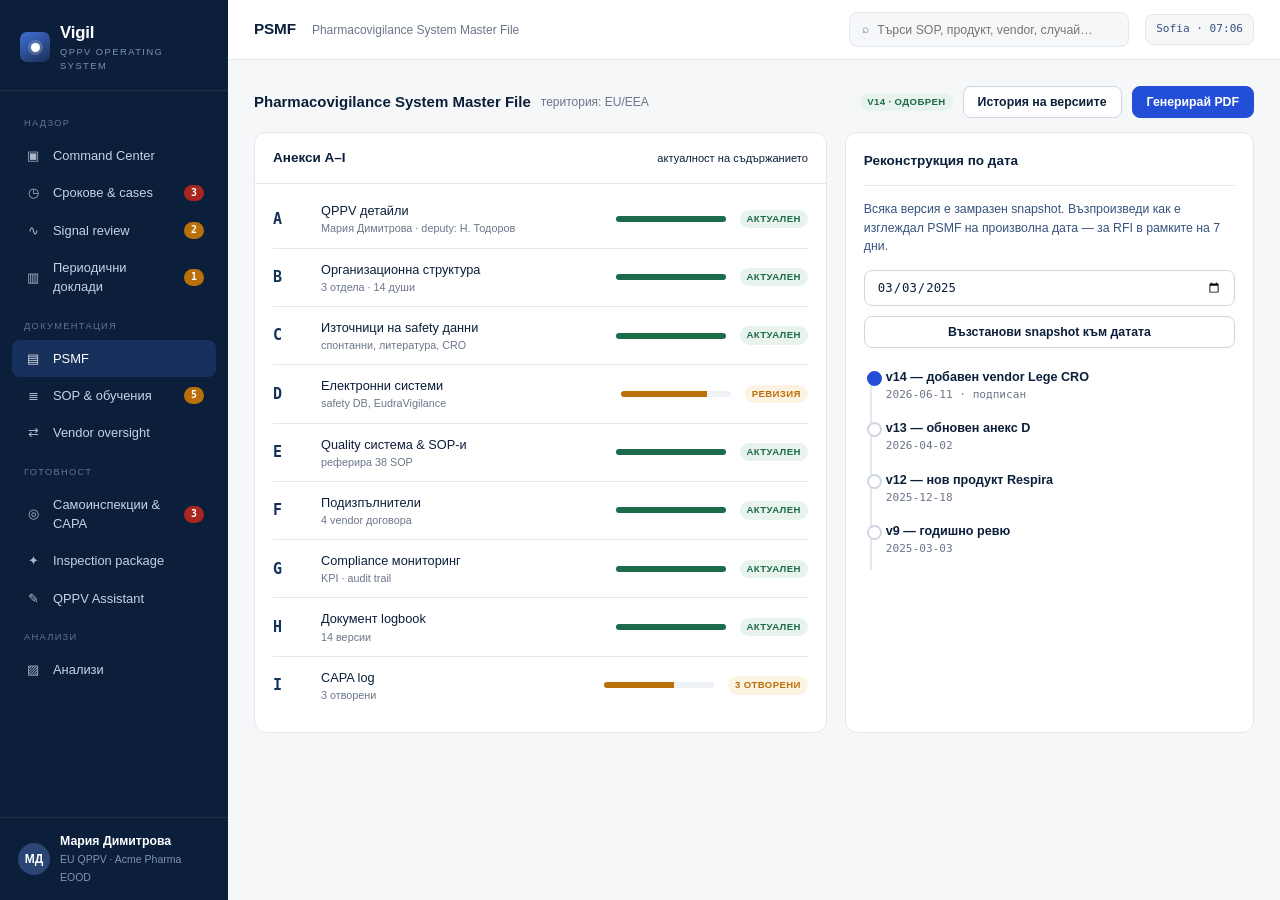
<file: psmf.html>
<!DOCTYPE html>
<html lang="bg">
<head>
<meta charset="UTF-8">
<meta name="viewport" content="width=device-width, initial-scale=1.0">
<title>Vigil · PSMF</title>
<link rel="stylesheet" href="assets/css/app.css">
</head>
<body>
<script src="assets/data/demo-data.js"></script>
<script src="assets/js/ui.js"></script>
<script src="assets/js/app.js"></script>
<script>
(function(){
  var c = Vigil.mount("psmf");
  var D = Vigil.data, H = Vigil.helpers;

  var annexes = D.annexes.map(function(a,i){
    return '<div class="annex clickable" data-i="'+i+'" style="cursor:pointer"><span class="code">'+a.code+'</span>'+
      '<span class="nm">'+a.nm+'<small>'+a.sub+'</small></span>'+
      '<span class="mini-track"><i class="'+(a.part?'part':'')+'" style="width:'+a.w+'%"></i></span>'+
      H.tag(a.tag)+'</div>';
  }).join("");

  var versions = D.psmfVersions.map(function(v){
    return '<div class="ti'+(v.act?' act':'')+'"><div class="tt">'+v.tt+'</div><div class="td">'+v.td+'</div></div>';
  }).join("");

  c.innerHTML =
    '<div class="section-h"><h2>Pharmacovigilance System Master File</h2><span class="sub">територия: EU/EEA</span>'+
      '<div class="spacer"></div><span class="tag-mini t-green" style="align-self:center">v14 · одобрен</span>'+
      '<button class="btn" id="btnHist">История на версиите</button><button class="btn primary" id="btnPdf">Генерирай PDF</button></div>'+
    '<div class="grid-2">'+
      '<div class="card"><div class="card-h"><h3>Анекси A–I</h3><div class="spacer"></div>'+
        '<span class="crumb" style="font-size:.74rem">актуалност на съдържанието</span></div>'+
        '<div class="pad" style="padding-top:6px">'+annexes+'</div></div>'+
      '<div class="card pad">'+
        '<div class="card-h" style="padding:0 0 14px;border-bottom:1px solid var(--line)"><h3>Реконструкция по дата</h3></div>'+
        '<p style="font-size:.82rem;color:var(--ink-soft);margin:14px 0">Всяка версия е замразен snapshot. Възпроизведи как е изглеждал PSMF на произволна дата — за RFI в рамките на 7 дни.</p>'+
        '<input type="date" id="snapDate" value="2025-03-03" class="date-input" aria-label="Дата за snapshot">'+
        '<button class="btn" id="btnSnap" style="width:100%;margin-top:10px;justify-content:center">Възстанови snapshot към датата</button>'+
        '<div id="snapOut"></div>'+
        '<div class="timeline" style="margin-top:20px">'+versions+'</div>'+
      '</div>'+
    '</div>';

  document.getElementById("btnPdf").addEventListener("click",function(){
    UI.generate({ title:"Генериране на PSMF v14 (PDF)",
      steps:["Сглобяване на анекси A–I…","Изтегляне на референции…","Хеширане на документа…","Прилагане на e-signature…","Готово"],
      onDone:function(){ UI.toast("PSMF v14 генериран","PDF · SHA-256 записан · подписан от М. Димитрова","ok"); }
    });
  });

  document.getElementById("btnHist").addEventListener("click",function(){
    UI.drawer({ title:"История на версиите",
      body:'<div class="timeline">'+versions+'</div>'+
        '<div class="empty-note" style="margin-top:14px">Всяка версия е immutable snapshot с content hash. Кликни „Възстанови" за реконструкция към дата.</div>'
    });
  });

  document.getElementById("btnSnap").addEventListener("click",function(){
    var d=document.getElementById("snapDate").value || "—";
    // намери коя версия е била актуална към датата
    var picked=null;
    var order=[["2026-06-11","v14"],["2026-04-02","v13"],["2025-12-18","v12"],["2025-03-03","v9"]];
    for(var i=0;i<order.length;i++){ if(d>=order[i][0]){ picked=order[i][1]; break; } }
    if(!picked) picked="преди v9";
    var out=document.getElementById("snapOut");
    out.innerHTML='<div class="snap-result">Към <b>'+d+'</b> актуалната версия е <b>'+picked+'</b>.<br>'+
      '<span style="color:var(--ink-soft)">Реконструиран snapshot · 9 анекса · content hash потвърден.</span></div>';
    UI.toast("Snapshot реконструиран", d+" → "+picked, "info");
  });

  document.querySelectorAll(".annex.clickable").forEach(function(el){
    el.addEventListener("click",function(){
      var a=D.annexes[+el.dataset.i];
      UI.modal({ title:"Анекс "+a.code+" — "+a.nm,
        body:'<div class="field"><label>Съдържание</label><div style="font-size:.88rem">'+a.sub+'</div></div>'+
          '<div class="field"><label>Актуалност</label><div class="mini-track" style="width:100%"><i class="'+(a.part?"part":"")+'" style="width:'+a.w+'%"></i></div></div>'+
          '<div class="field"><label>Статус</label><div>'+H.tag(a.tag)+'</div></div>',
        actions:[{label:"Затвори"},{label:"Отвори за редакция",kind:"primary",onClick:function(close){close();UI.toast("Анекс "+a.code,"Отворен за редакция (демо)","info");}}]
      });
    });
  });
})();
</script>
</body>
</html>
</file>
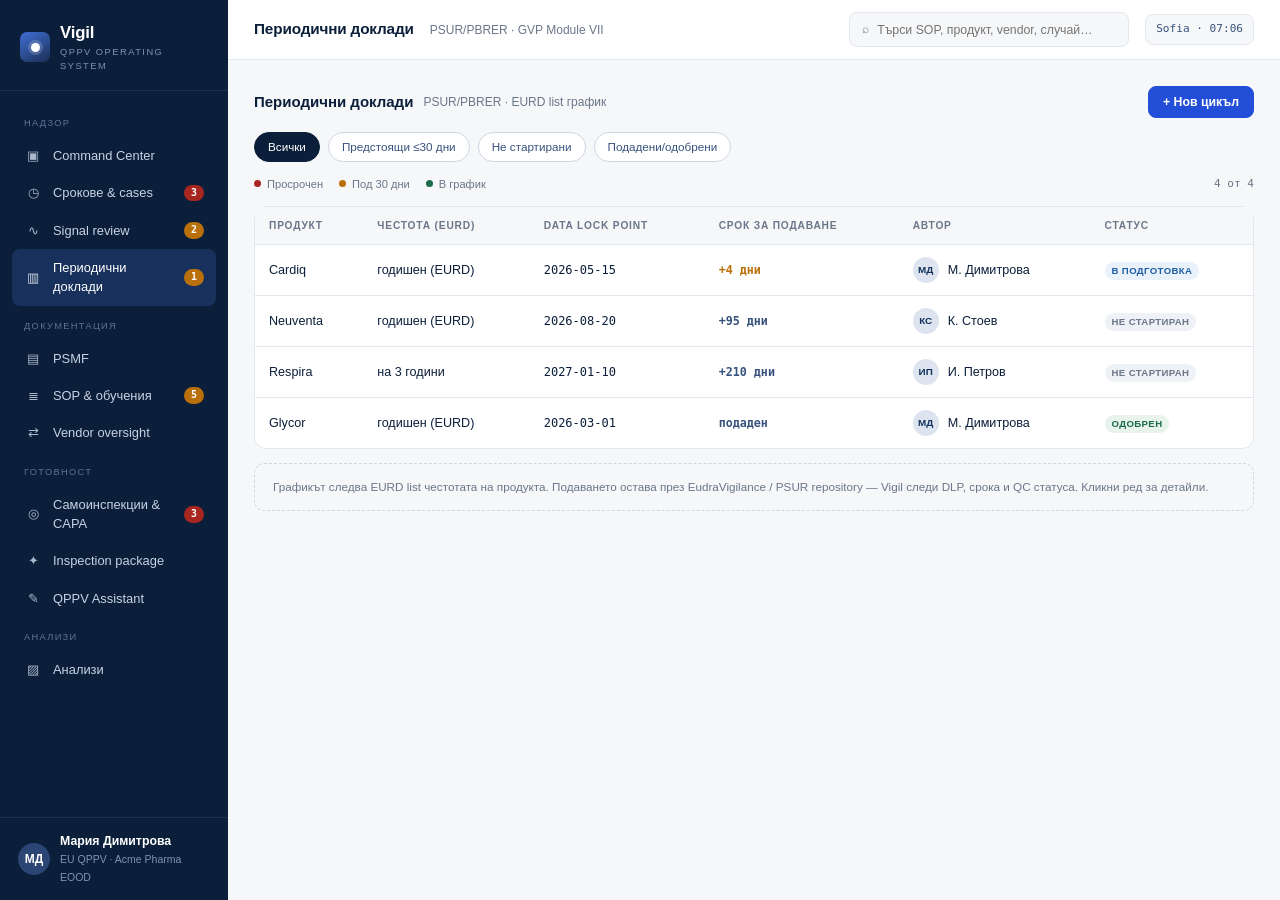
<file: psur.html>
<!DOCTYPE html>
<html lang="bg">
<head>
<meta charset="UTF-8">
<meta name="viewport" content="width=device-width, initial-scale=1.0">
<title>Vigil · Периодични доклади</title>
<link rel="stylesheet" href="assets/css/app.css">
</head>
<body>
<script src="assets/data/demo-data.js"></script>
<script src="assets/js/ui.js"></script>
<script src="assets/js/app.js"></script>
<script>
(function(){
  var c = Vigil.mount("psur");
  var D = Vigil.data, H = Vigil.helpers;

  var rows = D.psurs.map(function(p){ return Object.assign({}, p); });
  var filter = "all";

  function matches(p){
    if(filter==="all") return true;
    if(filter==="due") return p.due.cls==="over" || p.due.cls==="soon";
    if(filter==="draft") return p.status.txt==="не стартиран";
    if(filter==="done") return p.status.cls==="t-green";
    return true;
  }
  function rowHtml(p,idx){
    return '<tr class="clickable" data-i="'+idx+'"><td>'+p.product+'</td><td>'+p.freq+'</td><td class="mono">'+p.dlp+'</td>'+
      '<td>'+H.due(p.due)+'</td><td>'+H.whoCell(p.who,p.whoName)+'</td><td>'+H.tag(p.status)+'</td></tr>';
  }
  function render(){
    var body = rows.map(function(p,i){ return matches(p)?rowHtml(p,i):""; }).join("");
    if(!body) body = '<tr><td colspan="6" style="color:var(--muted);text-align:center;padding:24px">Няма цикли по този филтър.</td></tr>';
    document.getElementById("psurbody").innerHTML = body;
    document.querySelectorAll("#psurbody tr.clickable").forEach(function(tr){
      tr.addEventListener("click",function(){ openDetail(rows[+tr.dataset.i]); });
    });
    document.getElementById("count").textContent = rows.filter(matches).length + " от " + rows.length;
  }
  function chips(){
    var defs=[["all","Всички"],["due","Предстоящи ≤30 дни"],["draft","Не стартирани"],["done","Подадени/одобрени"]];
    return '<div class="chips" id="chips">'+defs.map(function(d){
      return '<span class="chip'+(filter===d[0]?" on":"")+'" data-f="'+d[0]+'">'+d[1]+'</span>';
    }).join("")+'</div>';
  }

  c.innerHTML =
    '<div class="section-h"><h2>Периодични доклади</h2><span class="sub">PSUR/PBRER · EURD list график</span>'+
      '<div class="spacer"></div><button class="btn primary" id="btnNew">+ Нов цикъл</button></div>'+
    chips()+
    '<div class="legend">'+
      '<span><span class="dot r"></span>Просрочен</span>'+
      '<span><span class="dot a"></span>Под 30 дни</span>'+
      '<span><span class="dot g"></span>В график</span>'+
      '<span style="margin-left:auto;font-family:var(--mono)" id="count"></span>'+
    '</div>'+
    '<div class="card" style="margin-top:14px"><table class="tbl">'+
      '<thead><tr><th>Продукт</th><th>Честота (EURD)</th><th>Data Lock Point</th><th>Срок за подаване</th><th>Автор</th><th>Статус</th></tr></thead>'+
      '<tbody id="psurbody"></tbody></table></div>'+
    '<div class="empty-note">Графикът следва EURD list честотата на продукта. Подаването остава през EudraVigilance / PSUR repository — Vigil следи DLP, срока и QC статуса. Кликни ред за детайли.</div>';

  c.querySelectorAll(".chip").forEach(function(ch){
    ch.addEventListener("click",function(){ filter=ch.dataset.f; c.querySelectorAll(".chip").forEach(function(x){x.classList.toggle("on",x.dataset.f===filter);}); render(); });
  });

  document.getElementById("btnNew").addEventListener("click",function(){
    UI.modal({
      title:"Нов PSUR цикъл",
      body:
        '<div class="field"><label>Продукт</label><input id="p-prod" placeholder="напр. Tensara"></div>'+
        '<div class="field"><label>Честота (EURD)</label><select id="p-freq">'+
          '<option>годишен (EURD)</option><option>на 3 години</option><option>на 5 години</option></select></div>'+
        '<div class="field-row">'+
          '<div class="field"><label>Data Lock Point</label><input id="p-dlp" type="date" value="2026-06-16"></div>'+
          '<div class="field"><label>Дни до срок</label><input id="p-days" type="number" value="90"></div>'+
        '</div>'+
        '<div class="field"><label>Автор</label><select id="p-who"><option value="ИП|И. Петров">И. Петров</option><option value="КС|К. Стоев">К. Стоев</option><option value="МД|М. Димитрова">М. Димитрова</option></select></div>',
      actions:[
        {label:"Отказ"},
        {label:"Създай",kind:"primary",onClick:function(close){
          var prod=val("p-prod")||"Нов продукт", freq=val("p-freq"), dlp=val("p-dlp"), days=parseInt(val("p-days"),10); if(isNaN(days))days=90;
          var who=val("p-who").split("|");
          var dueCls = days<0?"over":(days<=30?"soon":"ok");
          var dueTxt = days<0?days+" дни":(days===0?"днес":"+"+days+" дни");
          rows.unshift({ product:prod, freq:freq, dlp:dlp, due:{cls:dueCls,txt:dueTxt}, status:{cls:"t-gray",txt:"не стартиран"}, who:who[0], whoName:who[1] });
          filter="all"; c.querySelectorAll(".chip").forEach(function(x){x.classList.toggle("on",x.dataset.f==="all");});
          render(); close();
          UI.toast("PSUR цикъл създаден", prod+" · "+freq, "ok");
          UI.flashRow(document.querySelector('#psurbody tr[data-i="0"]'));
        }}
      ]
    });
  });
  function val(id){ return document.getElementById(id).value; }

  function openDetail(p){
    UI.drawer({
      title:p.product+" — PSUR/PBRER",
      body:
        '<div class="field"><label>Честота (EURD)</label><div style="font-size:.88rem">'+p.freq+'</div></div>'+
        '<div class="field"><label>Data Lock Point</label><div class="mono">'+p.dlp+'</div></div>'+
        '<div class="field"><label>Срок за подаване</label><div>'+H.due(p.due)+'</div></div>'+
        '<div class="field"><label>Автор</label>'+H.whoCell(p.who,p.whoName)+'</div>'+
        '<div class="field"><label>Статус</label><div>'+H.tag(p.status)+'</div></div>'+
        '<div style="display:flex;gap:10px;margin-top:18px">'+
          '<button class="btn primary" id="dSubmit" style="flex:1;justify-content:center">Маркирай подаден</button>'+
        '</div>',
      onMount:function(ov,close){
        ov.querySelector("#dSubmit").addEventListener("click",function(){
          p.status={cls:"t-green",txt:"одобрен"}; p.due={cls:"ok",txt:"подаден"};
          render(); close();
          UI.toast("PSUR подаден", p.product+" · evidence записан", "ok");
        });
      }
    });
  }

  render();
})();
</script>
</body>
</html>
</file>
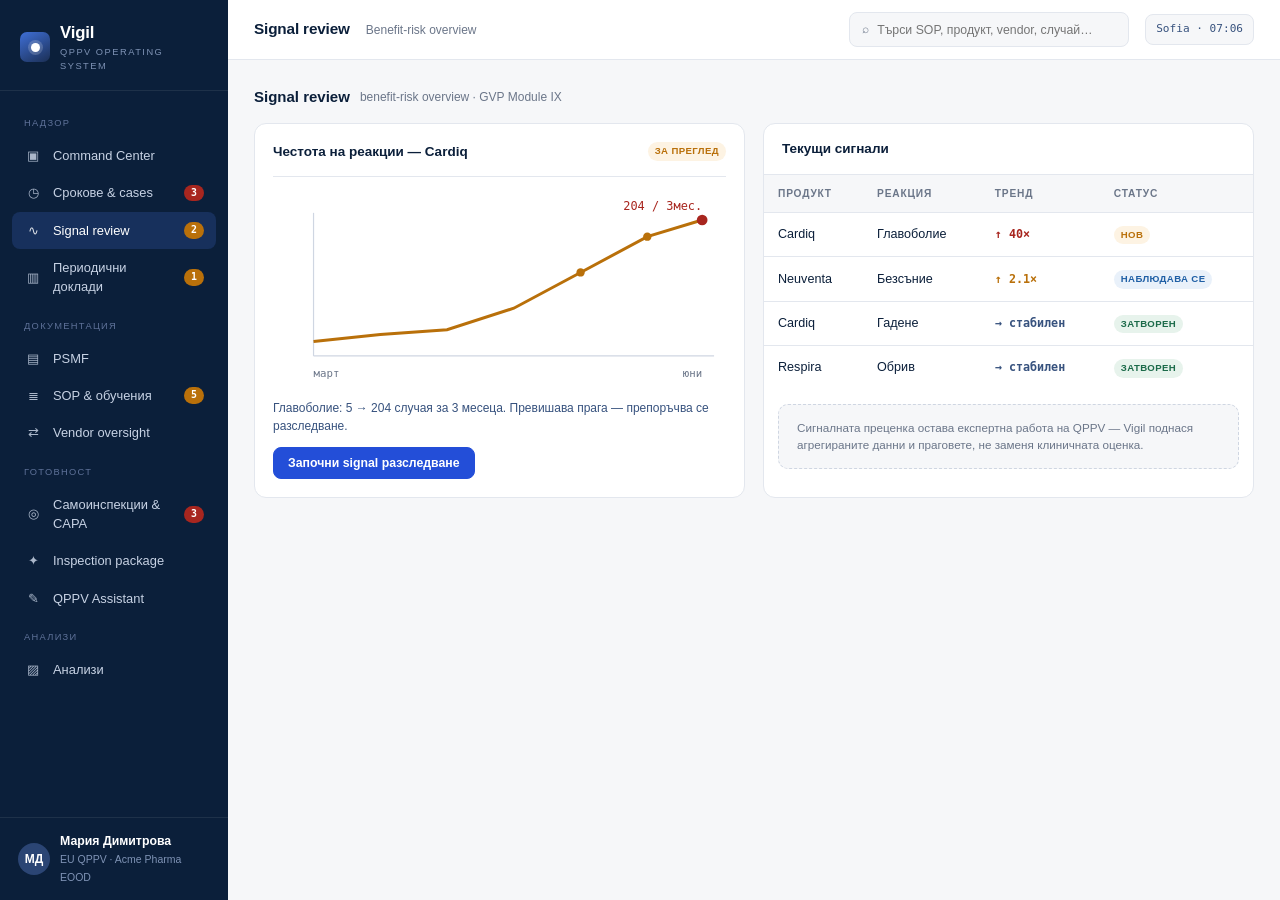
<file: signals.html>
<!DOCTYPE html>
<html lang="bg">
<head>
<meta charset="UTF-8">
<meta name="viewport" content="width=device-width, initial-scale=1.0">
<title>Vigil · Signal review</title>
<link rel="stylesheet" href="assets/css/app.css">
</head>
<body>
<script src="assets/data/demo-data.js"></script>
<script src="assets/js/ui.js"></script>
<script src="assets/js/app.js"></script>
<script>
(function(){
  var c = Vigil.mount("signals");
  var D = Vigil.data, H = Vigil.helpers;
  var signals = D.signals.map(function(s){ return Object.assign({},s); });

  function renderRows(){
    document.getElementById("sigbody").innerHTML = signals.map(function(s,i){
      return '<tr class="clickable" data-i="'+i+'"><td>'+s.product+'</td><td>'+s.reaction+'</td>'+
        '<td>'+H.due(s.trend)+'</td><td>'+H.tag(s.status)+'</td></tr>';
    }).join("");
    document.querySelectorAll("#sigbody tr.clickable").forEach(function(tr){
      tr.addEventListener("click",function(){ openSignal(signals[+tr.dataset.i], +tr.dataset.i); });
    });
  }

  c.innerHTML =
    '<div class="section-h"><h2>Signal review</h2><span class="sub">benefit-risk overview · GVP Module IX</span></div>'+
    '<div class="grid-2-even">'+
      '<div class="card pad">'+
        '<div class="card-h" style="padding:0 0 14px;border-bottom:1px solid var(--line)">'+
          '<h3>Честота на реакции — Cardiq</h3><div class="spacer"></div><span class="tag-mini t-amber">за преглед</span></div>'+
        '<svg viewBox="0 0 380 170" width="100%" style="margin-top:12px" role="img" aria-label="Графика на честота на реакции">'+
          '<line x1="34" y1="140" x2="370" y2="140" stroke="#cfd6e2"/>'+
          '<line x1="34" y1="20" x2="34" y2="140" stroke="#cfd6e2"/>'+
          '<polyline fill="none" stroke="#b9700a" stroke-width="2.5" points="34,128 90,122 146,118 202,100 258,70 314,40 360,26"/>'+
          '<circle cx="258" cy="70" r="3.5" fill="#b9700a"/>'+
          '<circle cx="314" cy="40" r="3.5" fill="#b9700a"/>'+
          '<circle cx="360" cy="26" r="4.5" fill="#a8261f"/>'+
          '<text x="360" y="18" font-size="10" fill="#a8261f" text-anchor="end" font-family="monospace">204 / 3мес.</text>'+
          '<text x="34" y="158" font-size="9" fill="#6b7689" font-family="monospace">март</text>'+
          '<text x="360" y="158" font-size="9" fill="#6b7689" text-anchor="end" font-family="monospace">юни</text>'+
        '</svg>'+
        '<p style="font-size:.8rem;color:var(--ink-soft);margin-top:8px">Главоболие: 5 → 204 случая за 3 месеца. Превишава прага — препоръчва се разследване.</p>'+
        '<button class="btn primary" id="btnInvest" style="margin-top:12px">Започни signal разследване</button>'+
        '<div id="investOut"></div>'+
      '</div>'+
      '<div class="card"><div class="card-h"><h3>Текущи сигнали</h3></div>'+
        '<table class="tbl"><thead><tr><th>Продукт</th><th>Реакция</th><th>Тренд</th><th>Статус</th></tr></thead>'+
        '<tbody id="sigbody"></tbody></table>'+
        '<div class="empty-note" style="margin:14px">Сигналната преценка остава експертна работа на QPPV — Vigil поднася агрегираните данни и праговете, не заменя клиничната оценка.</div>'+
      '</div>'+
    '</div>';

  document.getElementById("btnInvest").addEventListener("click",function(){
    UI.generate({ title:"Откриване на signal — Cardiq / Главоболие",
      steps:["Извличане на свързани case-ове…","Disproportionality анализ (PRR)…","Литературна справка…","Подготовка на signal дос​ие…","Готово"],
      onDone:function(){
        signals[0].status={cls:"t-blue",txt:"в разследване"};
        renderRows();
        document.getElementById("investOut").innerHTML=
          '<div class="snap-result">Signal досие отворено за <b>Cardiq / Главоболие</b>.<br>'+
          '<span style="color:var(--ink-soft)">PRR = 4.2 · 204 случая · приоритет: висок. Назначен на QPPV за оценка.</span></div>';
        UI.toast("Signal разследване стартирано","Cardiq / Главоболие · PRR 4.2","warn");
      }
    });
  });

  function openSignal(s,i){
    UI.modal({ title:s.product+" — "+s.reaction,
      body:'<div class="field"><label>Тренд</label><div>'+H.due(s.trend)+'</div></div>'+
        '<div class="field"><label>Статус</label><div>'+H.tag(s.status)+'</div></div>'+
        '<p style="font-size:.82rem;color:var(--ink-soft)">Агрегираните данни се поднасят на QPPV. Клиничната преценка остава човешка.</p>',
      actions:[{label:"Затвори"},{label:"Маркирай прегледан",kind:"primary",onClick:function(close){
        s.status={cls:"t-green",txt:"затворен"}; renderRows(); close();
        UI.toast("Сигнал прегледан", s.product+" · "+s.reaction, "ok");
      }}]
    });
  }

  renderRows();
})();
</script>
</body>
</html>
</file>
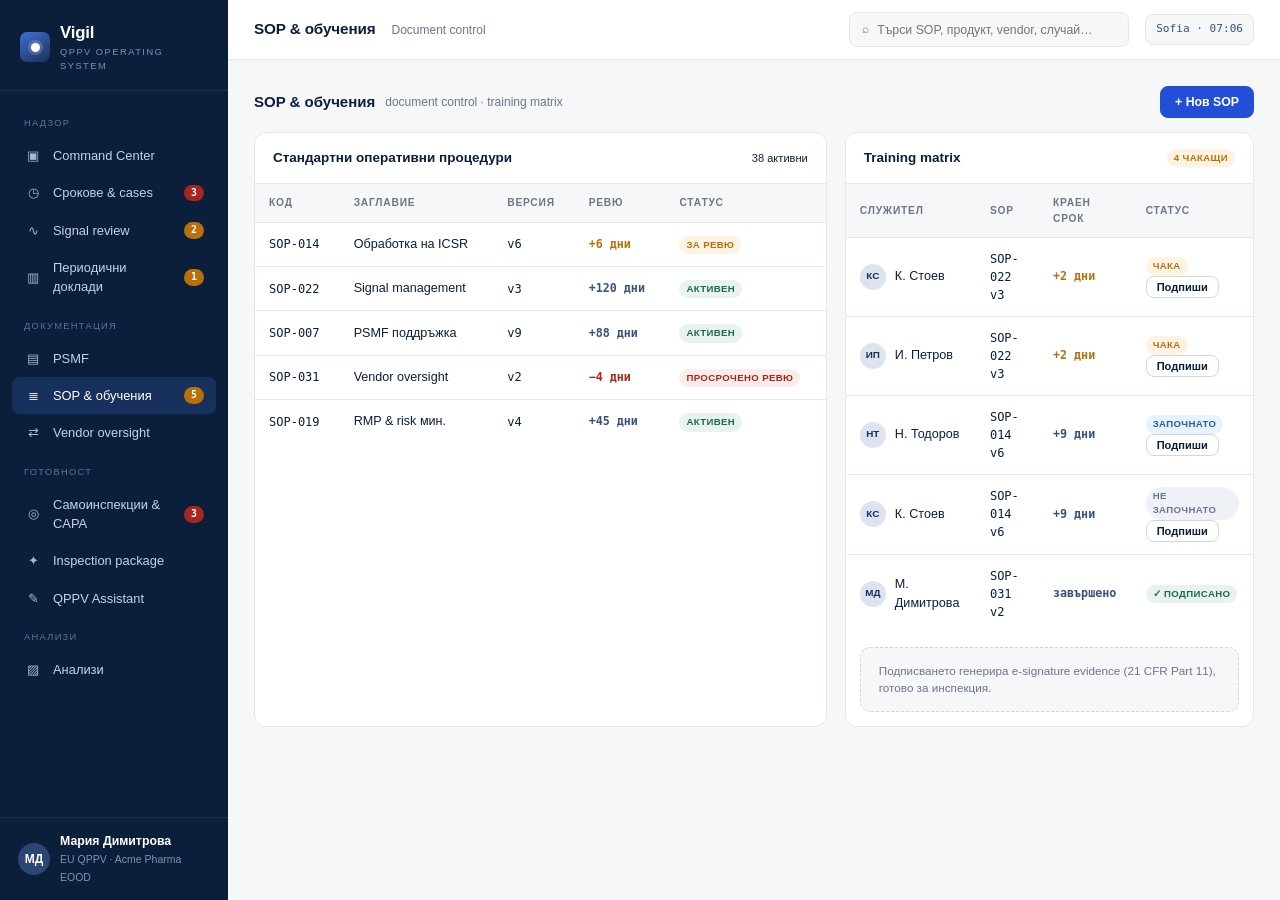
<file: sops.html>
<!DOCTYPE html>
<html lang="bg">
<head>
<meta charset="UTF-8">
<meta name="viewport" content="width=device-width, initial-scale=1.0">
<title>Vigil · SOP & обучения</title>
<link rel="stylesheet" href="assets/css/app.css">
</head>
<body>
<script src="assets/data/demo-data.js"></script>
<script src="assets/js/ui.js"></script>
<script src="assets/js/app.js"></script>
<script>
(function(){
  var c = Vigil.mount("sops");
  var D = Vigil.data, H = Vigil.helpers;

  var sops = D.sops.map(function(s){ return Object.assign({},s); });
  var training = D.training.map(function(t){ return Object.assign({},t); });

  function renderSops(){
    document.getElementById("sopbody").innerHTML = sops.map(function(s,i){
      return '<tr class="clickable" data-i="'+i+'"><td class="mono">'+s.code+'</td><td>'+s.title+'</td><td class="mono">'+s.ver+'</td>'+
        '<td>'+H.due(s.due)+'</td><td>'+H.tag(s.status)+'</td></tr>';
    }).join("");
    document.querySelectorAll("#sopbody tr.clickable").forEach(function(tr){
      tr.addEventListener("click",function(){ openSop(sops[+tr.dataset.i], +tr.dataset.i); });
    });
  }
  function renderTrain(){
    document.getElementById("trainbody").innerHTML = training.map(function(t,i){
      var btn = /подписано/.test(t.status.txt) ? '' :
        '<button class="btn" data-sign="'+i+'" style="padding:4px 10px;font-size:.74rem">Подпиши</button>';
      return '<tr><td>'+H.whoCell(t.who,t.whoName)+'</td><td class="mono">'+t.sop+'</td>'+
        '<td>'+H.due(t.due)+'</td><td>'+H.tag(t.status)+' '+btn+'</td></tr>';
    }).join("");
    document.querySelectorAll("[data-sign]").forEach(function(b){
      b.addEventListener("click",function(){
        var i=+b.dataset.sign, t=training[i];
        t.status={cls:"t-green",txt:"✓ подписано"}; t.due={cls:"ok",txt:"завършено"};
        renderTrain();
        UI.toast("Обучение подписано", t.whoName+" · "+t.sop+" · e-signature (21 CFR Part 11)", "ok");
      });
    });
    var pend = training.filter(function(t){return !/подписано/.test(t.status.txt);}).length;
    document.getElementById("pendTag").textContent = pend+" чакащи";
  }

  c.innerHTML =
    '<div class="section-h"><h2>SOP & обучения</h2><span class="sub">document control · training matrix</span>'+
      '<div class="spacer"></div><button class="btn primary" id="btnNewSop">+ Нов SOP</button></div>'+
    '<div class="grid-2">'+
      '<div class="card"><div class="card-h"><h3>Стандартни оперативни процедури</h3><div class="spacer"></div>'+
        '<span class="crumb" style="font-size:.74rem">38 активни</span></div>'+
        '<table class="tbl"><thead><tr><th>Код</th><th>Заглавие</th><th>Версия</th><th>Ревю</th><th>Статус</th></tr></thead>'+
        '<tbody id="sopbody"></tbody></table></div>'+
      '<div class="card"><div class="card-h"><h3>Training matrix</h3><div class="spacer"></div>'+
        '<span class="tag-mini t-amber" id="pendTag"></span></div>'+
        '<table class="tbl"><thead><tr><th>Служител</th><th>SOP</th><th>Краен срок</th><th>Статус</th></tr></thead>'+
        '<tbody id="trainbody"></tbody></table>'+
        '<div class="empty-note" style="margin:14px">Подписването генерира e-signature evidence (21 CFR Part 11), готово за инспекция.</div>'+
      '</div>'+
    '</div>';

  document.getElementById("btnNewSop").addEventListener("click",function(){
    UI.modal({ title:"Нов SOP",
      body:'<div class="field"><label>Код</label><input id="s-code" value="SOP-0'+(40+sops.length)+'"></div>'+
        '<div class="field"><label>Заглавие</label><input id="s-title" placeholder="напр. Управление на оплаквания"></div>'+
        '<div class="field"><label>Дни до ревю</label><input id="s-days" type="number" value="365"></div>',
      actions:[{label:"Отказ"},{label:"Създай",kind:"primary",onClick:function(close){
        var code=document.getElementById("s-code").value, title=document.getElementById("s-title").value||"Без заглавие";
        var days=parseInt(document.getElementById("s-days").value,10); if(isNaN(days))days=365;
        sops.unshift({code:code,title:title,ver:"v1",due:{cls:days<=7?"soon":"ok",txt:"+"+days+" дни"},status:{cls:"t-blue",txt:"чернова"}});
        renderSops(); close();
        UI.toast("SOP създаден", code+" · v1 · чернова", "ok");
        UI.flashRow(document.querySelector('#sopbody tr[data-i="0"]'));
      }}]
    });
  });

  function openSop(s,i){
    UI.drawer({ title:s.code+" — "+s.title,
      body:'<div class="field"><label>Версия</label><div class="mono">'+s.ver+'</div></div>'+
        '<div class="field"><label>Ревю</label><div>'+H.due(s.due)+'</div></div>'+
        '<div class="field"><label>Статус</label><div>'+H.tag(s.status)+'</div></div>'+
        '<button class="btn primary" id="rev" style="width:100%;margin-top:12px;justify-content:center">Маркирай ревю-то като извършено</button>',
      onMount:function(ov,close){
        ov.querySelector("#rev").addEventListener("click",function(){
          s.status={cls:"t-green",txt:"активен"}; s.due={cls:"ok",txt:"+365 дни"};
          renderSops(); close();
          UI.toast("Ревю извършено", s.code+" · нов срок +365 дни", "ok");
        });
      }
    });
  }

  renderSops(); renderTrain();
})();
</script>
</body>
</html>
</file>
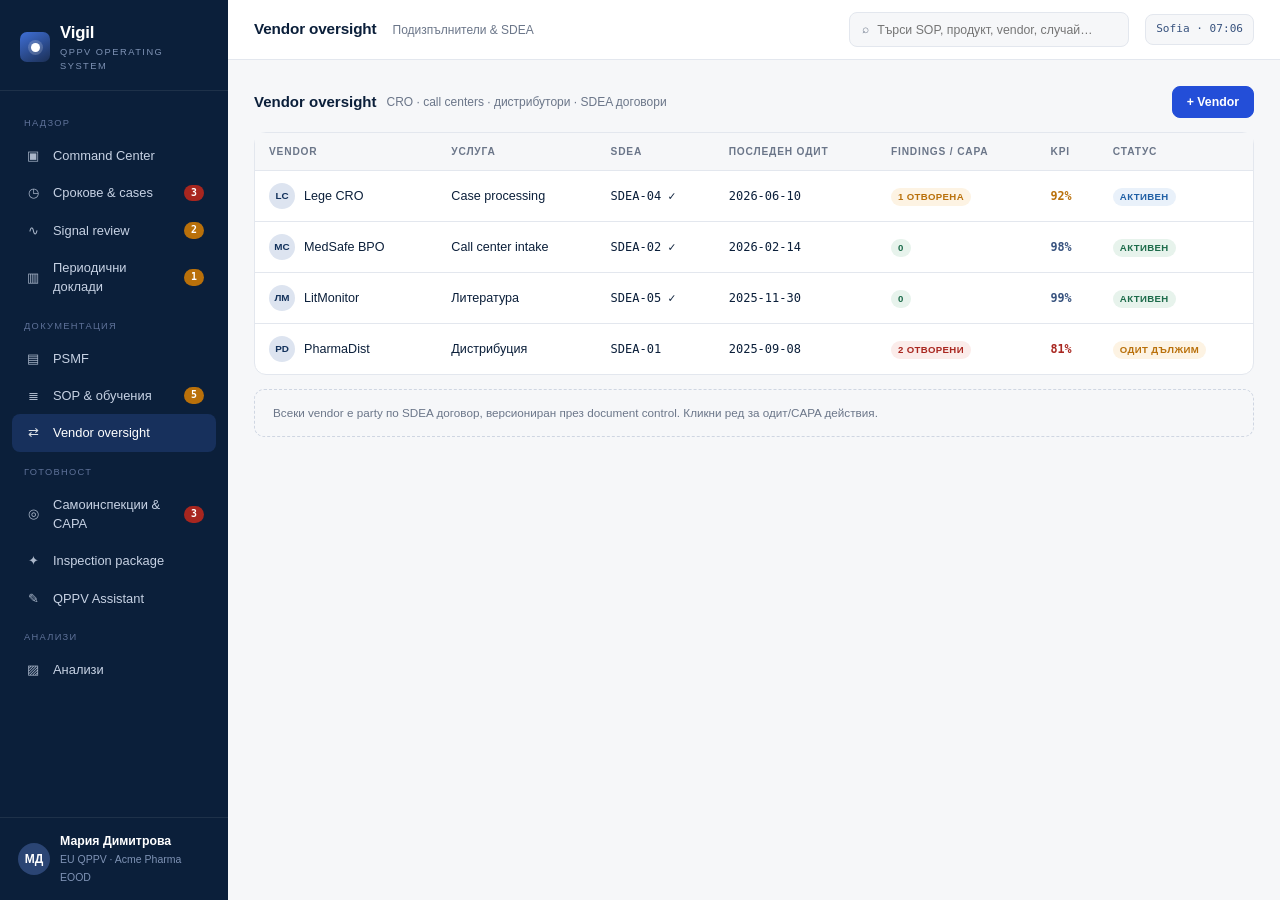
<file: vendors.html>
<!DOCTYPE html>
<html lang="bg">
<head>
<meta charset="UTF-8">
<meta name="viewport" content="width=device-width, initial-scale=1.0">
<title>Vigil · Vendor oversight</title>
<link rel="stylesheet" href="assets/css/app.css">
</head>
<body>
<script src="assets/data/demo-data.js"></script>
<script src="assets/js/ui.js"></script>
<script src="assets/js/app.js"></script>
<script>
(function(){
  var c = Vigil.mount("vendors");
  var D = Vigil.data, H = Vigil.helpers;
  var vendors = D.vendors.map(function(v){ return Object.assign({},v); });

  function render(){
    document.getElementById("vbody").innerHTML = vendors.map(function(v,i){
      return '<tr class="clickable" data-i="'+i+'"><td>'+H.whoCell(v.who,v.name)+'</td><td>'+v.svc+'</td>'+
        '<td class="mono">'+v.sdea+'</td><td class="mono">'+v.audit+'</td>'+
        '<td>'+H.tag(v.capa)+'</td><td>'+H.due(v.kpi)+'</td><td>'+H.tag(v.status)+'</td></tr>';
    }).join("");
    document.querySelectorAll("#vbody tr.clickable").forEach(function(tr){
      tr.addEventListener("click",function(){ openVendor(vendors[+tr.dataset.i], +tr.dataset.i); });
    });
  }

  c.innerHTML =
    '<div class="section-h"><h2>Vendor oversight</h2><span class="sub">CRO · call centers · дистрибутори · SDEA договори</span>'+
      '<div class="spacer"></div><button class="btn primary" id="btnAdd">+ Vendor</button></div>'+
    '<div class="card" style="margin-top:4px"><table class="tbl">'+
      '<thead><tr><th>Vendor</th><th>Услуга</th><th>SDEA</th><th>Последен одит</th><th>Findings / CAPA</th><th>KPI</th><th>Статус</th></tr></thead>'+
      '<tbody id="vbody"></tbody></table></div>'+
    '<div class="empty-note">Всеки vendor е party по SDEA договор, версиониран през document control. Кликни ред за одит/CAPA действия.</div>';

  document.getElementById("btnAdd").addEventListener("click",function(){
    UI.modal({ title:"Нов vendor",
      body:'<div class="field"><label>Име</label><input id="v-name" placeholder="напр. SafeData Ltd"></div>'+
        '<div class="field"><label>Услуга</label><select id="v-svc"><option>Case processing</option><option>Call center intake</option><option>Литература</option><option>Дистрибуция</option></select></div>'+
        '<div class="field"><label>SDEA номер</label><input id="v-sdea" value="SDEA-0'+(6+(vendors.length-4))+'"></div>',
      actions:[{label:"Отказ"},{label:"Добави",kind:"primary",onClick:function(close){
        var name=document.getElementById("v-name").value||"Нов vendor";
        var init=name.trim().slice(0,2).toUpperCase();
        vendors.push({who:init,name:name,svc:document.getElementById("v-svc").value,sdea:document.getElementById("v-sdea").value,
          audit:"—",capa:{cls:"t-gray",txt:"—"},kpi:{cls:"ok",txt:"нов"},status:{cls:"t-blue",txt:"onboarding"}});
        render(); close();
        UI.toast("Vendor добавен", name+" · "+document.getElementById("v-svc").value, "ok");
        UI.flashRow(document.querySelector('#vbody tr[data-i="'+(vendors.length-1)+'"]'));
      }}]
    });
  });

  function today(){ var d=new Date(); return d.toISOString().slice(0,10); }

  function openVendor(v,i){
    UI.drawer({ title:v.name,
      body:'<div class="field"><label>Услуга</label><div style="font-size:.88rem">'+v.svc+'</div></div>'+
        '<div class="field"><label>SDEA</label><div class="mono">'+v.sdea+'</div></div>'+
        '<div class="field"><label>Последен одит</label><div class="mono">'+v.audit+'</div></div>'+
        '<div class="field"><label>CAPA</label><div>'+H.tag(v.capa)+'</div></div>'+
        '<div class="field"><label>KPI</label><div>'+H.due(v.kpi)+'</div></div>'+
        '<div style="display:flex;gap:10px;margin-top:16px">'+
          '<button class="btn primary" id="audit" style="flex:1;justify-content:center">Проведи одит</button>'+
          '<button class="btn" id="capa">Затвори CAPA</button>'+
        '</div>',
      onMount:function(ov,close){
        ov.querySelector("#audit").addEventListener("click",function(){
          v.audit=today(); v.status={cls:"t-green",txt:"активен"}; v.kpi={cls:"ok",txt:"96%"};
          render(); close();
          UI.toast("Одит проведен", v.name+" · "+v.audit, "ok");
        });
        ov.querySelector("#capa").addEventListener("click",function(){
          v.capa={cls:"t-green",txt:"0"};
          render();
          UI.toast("CAPA затворена", v.name+" · 0 отворени", "ok");
          ov.querySelector(".drawer-b").querySelector(".field:nth-child(4) div").innerHTML=H.tag(v.capa);
        });
      }
    });
  }

  render();
})();
</script>
</body>
</html>
</file>
<file: assets/css/app.css>
/* ============================================================
   Vigil — QPPV Operating System
   Споделена дизайн система
   ============================================================ */

:root{
  --ink:#0b1f3a;
  --ink-2:#13325c;
  --ink-soft:#37527e;
  --paper:#f6f7f9;
  --surface:#ffffff;
  --line:#e3e7ee;
  --line-strong:#cfd6e2;
  --muted:#6b7689;
  --amber:#b9700a;
  --amber-bg:#fdf3e3;
  --red:#a8261f;
  --red-bg:#fbecea;
  --green:#1c6b4a;
  --green-bg:#e7f3ec;
  --blue:#1f5fa5;
  --blue-bg:#e9f1fa;
  --accent:#234ed8;
  --mono:"SFMono-Regular",ui-monospace,"JetBrains Mono",Menlo,Consolas,monospace;
  --sans:"Inter",-apple-system,BlinkMacSystemFont,"Segoe UI",Roboto,sans-serif;
}

*{box-sizing:border-box;margin:0;padding:0}
html{font-size:15px}
body{font-family:var(--sans);background:var(--paper);color:var(--ink);line-height:1.5;-webkit-font-smoothing:antialiased}
a{color:inherit;text-decoration:none}
svg{display:block}

:focus-visible{outline:2px solid var(--accent);outline-offset:2px;border-radius:4px}
@media (prefers-reduced-motion:reduce){*{animation:none!important;transition:none!important;scroll-behavior:auto!important}}

/* ---------- Layout ---------- */
.app{display:grid;grid-template-columns:228px 1fr;min-height:100vh}

/* ---------- Sidebar ---------- */
.side{background:var(--ink);color:#c7d2e4;display:flex;flex-direction:column;position:sticky;top:0;height:100vh}
.brand{padding:20px 20px 16px;display:flex;align-items:center;gap:10px;border-bottom:1px solid rgba(255,255,255,.08)}
.brand .mark{width:30px;height:30px;border-radius:7px;background:linear-gradient(150deg,#3f6fd6,#1b2f55);display:grid;place-items:center;flex:none;position:relative}
.brand .mark::after{content:"";width:9px;height:9px;border-radius:50%;background:#fff;box-shadow:0 0 0 3px rgba(255,255,255,.18)}
.brand .name{font-weight:700;color:#fff;font-size:1.12rem;letter-spacing:-.01em}
.brand .tag{font-size:.62rem;text-transform:uppercase;letter-spacing:.16em;color:#7f93b5;margin-top:1px}
.nav{padding:12px;flex:1;overflow-y:auto}
.nav .group{font-size:.62rem;text-transform:uppercase;letter-spacing:.14em;color:#5f7299;padding:14px 12px 6px}
.nav a{width:100%;display:flex;align-items:center;gap:11px;padding:9px 12px;border:0;background:transparent;color:#c7d2e4;font-family:inherit;font-size:.86rem;border-radius:8px;cursor:pointer;text-align:left;transition:background .12s,color .12s}
.nav a:hover{background:rgba(255,255,255,.06);color:#fff}
.nav a.active{background:rgba(63,111,214,.22);color:#fff}
.nav a .ic{width:18px;flex:none;opacity:.85;text-align:center}
.nav a .badge{margin-left:auto;font-family:var(--mono);font-size:.66rem;background:var(--amber);color:#fff;border-radius:20px;padding:1px 7px;font-weight:600}
.nav a .badge.red{background:var(--red)}
.side .who{padding:14px 18px;border-top:1px solid rgba(255,255,255,.08);display:flex;align-items:center;gap:10px;font-size:.8rem}
.who .av{width:32px;height:32px;border-radius:50%;background:#2b4574;display:grid;place-items:center;color:#fff;font-weight:600;flex:none}
.who .meta b{color:#fff;font-weight:600;display:block;font-size:.82rem}
.who .meta span{color:#7f93b5;font-size:.7rem}

/* ---------- Main ---------- */
.main{display:flex;flex-direction:column;min-width:0}
.topbar{height:60px;background:var(--surface);border-bottom:1px solid var(--line);display:flex;align-items:center;gap:16px;padding:0 26px;position:sticky;top:0;z-index:5}
.topbar h1{font-size:1.02rem;font-weight:650;letter-spacing:-.01em}
.topbar .crumb{color:var(--muted);font-size:.8rem}
.topbar .spacer{flex:1}
.search{display:flex;align-items:center;gap:8px;background:var(--paper);border:1px solid var(--line);border-radius:8px;padding:7px 12px;width:280px;color:var(--muted);font-size:.82rem}
.search input{border:0;background:transparent;outline:0;font-family:inherit;font-size:.82rem;width:100%;color:var(--ink)}
.pill-clock{font-family:var(--mono);font-size:.74rem;color:var(--ink-soft);background:var(--paper);border:1px solid var(--line);padding:6px 10px;border-radius:8px;white-space:nowrap}
.content{padding:26px;max-width:1180px;width:100%}

/* ---------- Generic bits ---------- */
.row{display:flex;gap:18px;flex-wrap:wrap}
.section-h{display:flex;align-items:center;gap:10px;margin:0 0 14px;flex-wrap:wrap}
.section-h h2{font-size:1rem;font-weight:650}
.section-h .sub{color:var(--muted);font-size:.8rem}
.section-h .spacer{flex:1}
.btn{font-family:inherit;font-size:.82rem;border:1px solid var(--line-strong);background:var(--surface);color:var(--ink);border-radius:8px;padding:8px 14px;cursor:pointer;font-weight:550;display:inline-flex;align-items:center;gap:7px;transition:.12s}
.btn:hover{border-color:var(--ink-soft)}
.btn.primary{background:var(--accent);color:#fff;border-color:var(--accent)}
.btn.primary:hover{background:#1c41bd}
.card{background:var(--surface);border:1px solid var(--line);border-radius:12px}
.pad{padding:18px}

/* ---------- Compliance pulse (signature) ---------- */
.pulse{background:var(--ink);color:#fff;border-radius:14px;padding:22px 24px;position:relative;overflow:hidden}
.pulse::before{content:"";position:absolute;inset:0;background:radial-gradient(900px 200px at 80% -40%,rgba(63,111,214,.4),transparent)}
.pulse .inner{position:relative;display:flex;align-items:center;gap:30px;flex-wrap:wrap}
.pulse .score{display:flex;flex-direction:column;gap:2px}
.pulse .score .n{font-family:var(--mono);font-size:2.7rem;font-weight:600;line-height:1;letter-spacing:-.02em}
.pulse .score .lbl{font-size:.72rem;text-transform:uppercase;letter-spacing:.13em;color:#9fb2d4}
.pulse .bars{flex:1;min-width:260px}
.pulse .barline{display:flex;align-items:center;gap:12px;font-size:.78rem;margin:7px 0}
.pulse .barline .t{width:130px;color:#c7d2e4;flex:none}
.pulse .track{flex:1;height:8px;background:rgba(255,255,255,.12);border-radius:6px;overflow:hidden}
.pulse .track i{display:block;height:100%;border-radius:6px}
.pulse .barline .v{font-family:var(--mono);font-size:.74rem;color:#fff;width:42px;text-align:right;flex:none}
.seg-green{background:#3ecf8e}.seg-amber{background:#f2a93b}.seg-red{background:#e26d62}

/* ---------- KPI tiles ---------- */
.kpis{display:grid;grid-template-columns:repeat(4,1fr);gap:16px;margin-top:18px}
.kpi{background:var(--surface);border:1px solid var(--line);border-radius:12px;padding:16px 18px;position:relative}
.kpi .k-top{display:flex;align-items:center;justify-content:space-between}
.kpi .k-lbl{font-size:.74rem;color:var(--muted);font-weight:550}
.kpi .k-num{font-family:var(--mono);font-size:1.9rem;font-weight:600;margin-top:6px;letter-spacing:-.02em}
.kpi .k-foot{font-size:.72rem;margin-top:4px;display:flex;align-items:center;gap:6px}
.dot{width:7px;height:7px;border-radius:50%;flex:none}
.dot.g{background:var(--green)}.dot.a{background:var(--amber)}.dot.r{background:var(--red)}
.tag-mini{font-size:.64rem;font-weight:600;padding:2px 7px;border-radius:20px;text-transform:uppercase;letter-spacing:.04em;display:inline-block}
.t-amber{background:var(--amber-bg);color:var(--amber)}
.t-red{background:var(--red-bg);color:var(--red)}
.t-green{background:var(--green-bg);color:var(--green)}
.t-blue{background:var(--blue-bg);color:var(--blue)}
.t-gray{background:#eef1f5;color:var(--muted)}

/* ---------- Tables ---------- */
.tbl{width:100%;border-collapse:collapse;font-size:.84rem}
.tbl thead th{text-align:left;font-size:.68rem;text-transform:uppercase;letter-spacing:.08em;color:var(--muted);font-weight:600;padding:11px 14px;border-bottom:1px solid var(--line);background:var(--paper)}
.tbl tbody td{padding:12px 14px;border-bottom:1px solid var(--line);vertical-align:middle}
.tbl tbody tr:last-child td{border-bottom:0}
.tbl tbody tr:hover{background:#fafbfd}
.tbl .mono{font-family:var(--mono);font-size:.8rem}
.tbl .due{font-family:var(--mono);font-size:.78rem;font-weight:600}
.due.over{color:var(--red)}.due.soon{color:var(--amber)}.due.ok{color:var(--ink-soft)}
.who-cell{display:flex;align-items:center;gap:9px}
.who-cell .av{width:26px;height:26px;border-radius:50%;background:#dde4f0;color:var(--ink-2);display:grid;place-items:center;font-size:.66rem;font-weight:650;flex:none}
.card-h{padding:15px 18px;border-bottom:1px solid var(--line);display:flex;align-items:center;gap:10px}
.card-h h3{font-size:.9rem;font-weight:620}
.card-h .spacer{flex:1}
.card-h .link{font-size:.76rem;color:var(--accent);font-weight:550;cursor:pointer}

.grid-2{display:grid;grid-template-columns:1.4fr 1fr;gap:18px}
.grid-2-even{display:grid;grid-template-columns:1fr 1fr;gap:18px}

/* ---------- PSMF annex rows ---------- */
.annex{display:flex;align-items:center;gap:14px;padding:11px 0;border-bottom:1px solid var(--line)}
.annex:last-child{border-bottom:0}
.annex .code{font-family:var(--mono);font-weight:600;width:34px;color:var(--ink-2)}
.annex .nm{flex:1;font-size:.85rem}
.annex .nm small{display:block;color:var(--muted);font-size:.72rem}
.mini-track{width:110px;height:6px;background:#eef1f5;border-radius:6px;overflow:hidden;flex:none}
.mini-track i{display:block;height:100%;background:var(--green)}
.mini-track i.part{background:var(--amber)}
.mini-track i.bad{background:var(--red)}

/* ---------- Analytics KPI snapshot rows ---------- */
.kpi-row{display:flex;align-items:center;gap:14px;padding:10px 0;border-bottom:1px solid var(--line)}
.kpi-row:last-child{border-bottom:0}
.kpi-row .nm{width:110px;font-size:.85rem;flex:none}
.kpi-row .mini-track{flex:1;width:auto}
.kpi-row .val{font-family:var(--mono);font-size:.8rem;font-weight:600;width:40px;text-align:right;flex:none}

/* ---------- Timeline ---------- */
.timeline{position:relative;padding-left:22px}
.timeline::before{content:"";position:absolute;left:6px;top:4px;bottom:4px;width:2px;background:var(--line)}
.ti{position:relative;padding:0 0 16px}
.ti::before{content:"";position:absolute;left:-19px;top:3px;width:11px;height:11px;border-radius:50%;background:#fff;border:2px solid var(--line-strong)}
.ti.act::before{border-color:var(--accent);background:var(--accent)}
.ti .tt{font-size:.84rem;font-weight:550}
.ti .td{font-size:.74rem;color:var(--muted);font-family:var(--mono)}

/* ---------- Misc ---------- */
.empty-note{font-size:.78rem;color:var(--muted);padding:14px 18px;background:var(--paper);border:1px dashed var(--line-strong);border-radius:10px;margin-top:14px}
.legend{display:flex;gap:16px;font-size:.74rem;color:var(--muted);margin-top:8px;flex-wrap:wrap}
.legend span{display:flex;align-items:center;gap:6px}
.inspect-cta{display:flex;align-items:center;gap:18px;flex-wrap:wrap}
.pkg-list{list-style:none;display:grid;grid-template-columns:1fr 1fr;gap:10px;margin-top:6px}
.pkg-list li{display:flex;align-items:center;gap:10px;font-size:.83rem;padding:10px 12px;border:1px solid var(--line);border-radius:9px;background:var(--surface)}
.pkg-list li .chk{width:18px;height:18px;border-radius:5px;background:var(--green-bg);color:var(--green);display:grid;place-items:center;font-size:.7rem;flex:none}
.footnote{font-size:.72rem;color:var(--muted);margin-top:22px;padding-top:14px;border-top:1px solid var(--line);line-height:1.6}

.date-input{width:100%;padding:9px 12px;border:1px solid var(--line-strong);border-radius:8px;font-family:var(--mono);font-size:.82rem;color:var(--ink)}

/* ---------- Chat (assistant) ---------- */
.chat-row{display:flex;gap:12px;margin-bottom:16px}
.chat-row.me{flex-direction:row-reverse}
.bubble{padding:11px 14px;font-size:.86rem;line-height:1.6;max-width:80%}
.bubble.q{background:var(--paper);border:1px solid var(--line);border-radius:0 12px 12px 12px}
.bubble.a{background:var(--blue-bg);border:1px solid #cfe0f3;border-radius:12px 0 12px 12px}
.chat-input{display:flex;gap:8px;border:1px solid var(--line-strong);border-radius:10px;padding:8px 10px}
.chat-input input{border:0;outline:0;flex:1;font-family:inherit;font-size:.86rem;background:transparent;color:var(--ink)}

/* ---------- Responsive ---------- */
.menu-toggle{display:none;border:1px solid var(--line);background:var(--surface);border-radius:8px;padding:7px 10px;cursor:pointer}
@media(max-width:920px){
  .app{grid-template-columns:1fr}
  .side{position:fixed;left:0;top:0;z-index:50;transform:translateX(-100%);width:228px;transition:transform .2s}
  .side.open{transform:none}
  .kpis{grid-template-columns:1fr 1fr}
  .grid-2,.grid-2-even{grid-template-columns:1fr}
  .menu-toggle{display:inline-flex}
}

/* ---------- Print (inspection package) ---------- */
@media print{
  .side,.topbar,.btn,.menu-toggle{display:none!important}
  .app{grid-template-columns:1fr}
  .content{padding:0;max-width:none}
  .card{break-inside:avoid;border-color:#bbb}
  body{background:#fff}
}

/* ============================================================
   Интерактивен слой — toasts, modal, drawer, форми
   ============================================================ */

/* Toasts */
#toaster{position:fixed;right:18px;bottom:18px;z-index:200;display:flex;flex-direction:column;gap:10px;max-width:340px}
.toast{background:var(--ink);color:#fff;border-radius:10px;padding:12px 14px;font-size:.82rem;display:flex;gap:10px;align-items:flex-start;box-shadow:0 8px 24px rgba(11,31,58,.28);animation:toastIn .22s ease}
.toast .tic{width:20px;height:20px;border-radius:6px;display:grid;place-items:center;flex:none;font-size:.72rem;background:rgba(255,255,255,.16)}
.toast.ok .tic{background:#1c6b4a}.toast.warn .tic{background:var(--amber)}.toast.info .tic{background:var(--accent)}
.toast .tx b{display:block;font-weight:600;margin-bottom:1px}
.toast .tx span{color:#b9c6dc;font-size:.76rem}
@keyframes toastIn{from{opacity:0;transform:translateY(10px)}to{opacity:1;transform:none}}

/* Modal / drawer overlay */
.ov{position:fixed;inset:0;background:rgba(11,31,58,.42);z-index:150;display:flex;animation:ovIn .15s ease}
.ov.center{align-items:center;justify-content:center}
.ov.right{justify-content:flex-end}
@keyframes ovIn{from{opacity:0}to{opacity:1}}
.modal{background:var(--surface);border-radius:14px;width:min(520px,92vw);max-height:88vh;overflow:auto;animation:modalIn .2s ease}
.drawer{background:var(--surface);width:min(440px,94vw);height:100vh;overflow:auto;animation:drawerIn .22s ease}
@keyframes modalIn{from{opacity:0;transform:translateY(12px) scale(.98)}to{opacity:1;transform:none}}
@keyframes drawerIn{from{transform:translateX(100%)}to{transform:none}}
.modal-h,.drawer-h{display:flex;align-items:center;gap:10px;padding:18px 20px;border-bottom:1px solid var(--line)}
.modal-h h3,.drawer-h h3{font-size:1rem;font-weight:650}
.modal-h .x,.drawer-h .x{margin-left:auto;border:0;background:var(--paper);width:30px;height:30px;border-radius:8px;cursor:pointer;font-size:1rem;color:var(--muted)}
.modal-h .x:hover,.drawer-h .x:hover{color:var(--ink)}
.modal-b,.drawer-b{padding:20px}
.modal-f{padding:14px 20px;border-top:1px solid var(--line);display:flex;gap:10px;justify-content:flex-end}

/* Forms */
.field{margin-bottom:14px}
.field label{display:block;font-size:.76rem;font-weight:600;color:var(--ink-soft);margin-bottom:5px}
.field input,.field select,.field textarea{width:100%;padding:9px 12px;border:1px solid var(--line-strong);border-radius:8px;font-family:inherit;font-size:.85rem;color:var(--ink);background:var(--surface)}
.field textarea{resize:vertical;min-height:64px}
.field-row{display:flex;gap:12px}.field-row .field{flex:1}

/* Progress (generování) */
.prog{height:8px;background:var(--paper);border:1px solid var(--line);border-radius:6px;overflow:hidden}
.prog i{display:block;height:100%;background:var(--accent);width:0;transition:width .25s ease}
.gen-step{font-size:.8rem;color:var(--ink-soft);margin-top:10px;font-family:var(--mono)}

/* clickable row affordance */
.tbl tbody tr.clickable{cursor:pointer}
.btn:active{transform:translateY(1px)}
.row-flash{animation:flash 1.1s ease}
@keyframes flash{0%{background:var(--blue-bg)}100%{background:transparent}}

/* filter chips */
.chips{display:flex;gap:8px;flex-wrap:wrap;margin:0 0 14px}
.chip{border:1px solid var(--line-strong);background:var(--surface);border-radius:20px;padding:5px 13px;font-size:.78rem;cursor:pointer;color:var(--ink-soft);user-select:none}
.chip.on{background:var(--ink);color:#fff;border-color:var(--ink)}

.snap-result{margin-top:16px;padding:14px;border:1px solid var(--line);border-radius:10px;background:var(--paper);font-size:.82rem;animation:toastIn .2s ease}
.kbd{font-family:var(--mono);font-size:.72rem;background:var(--paper);border:1px solid var(--line-strong);border-bottom-width:2px;border-radius:5px;padding:1px 6px}
</file>
